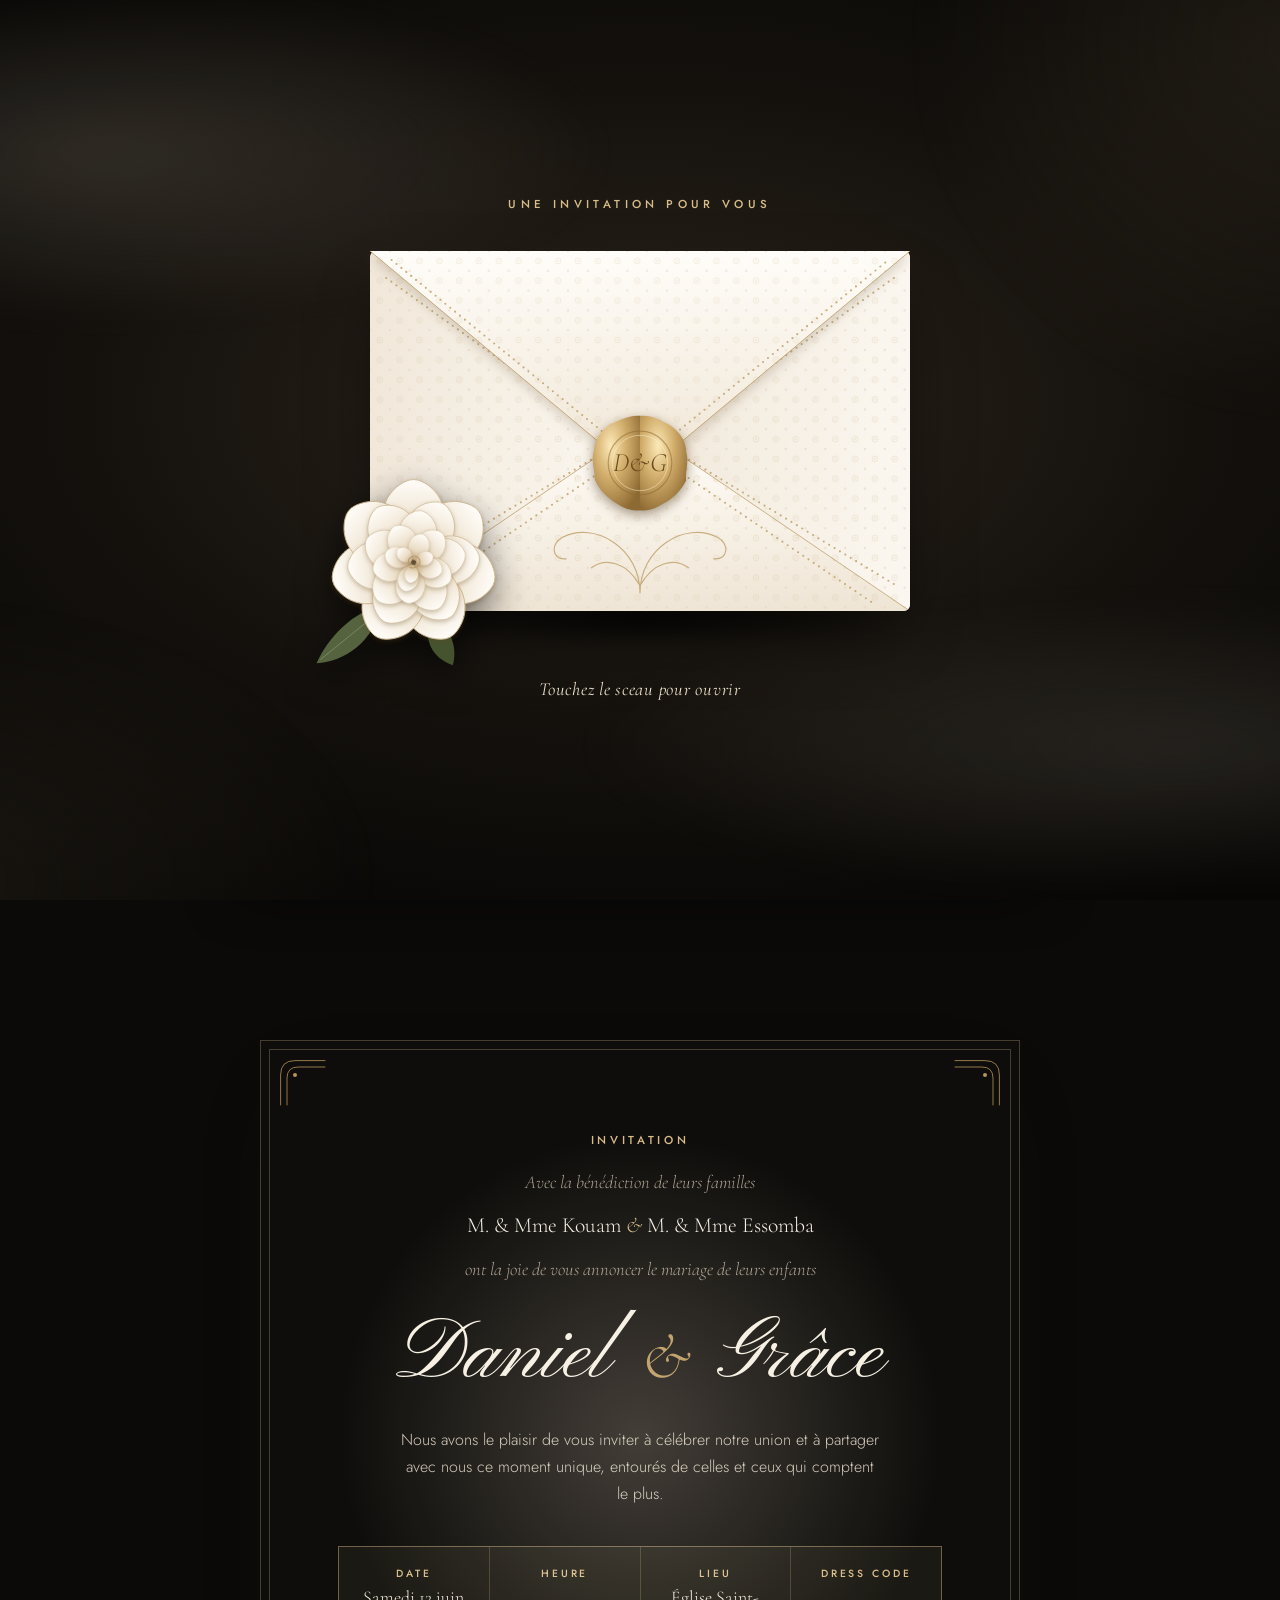
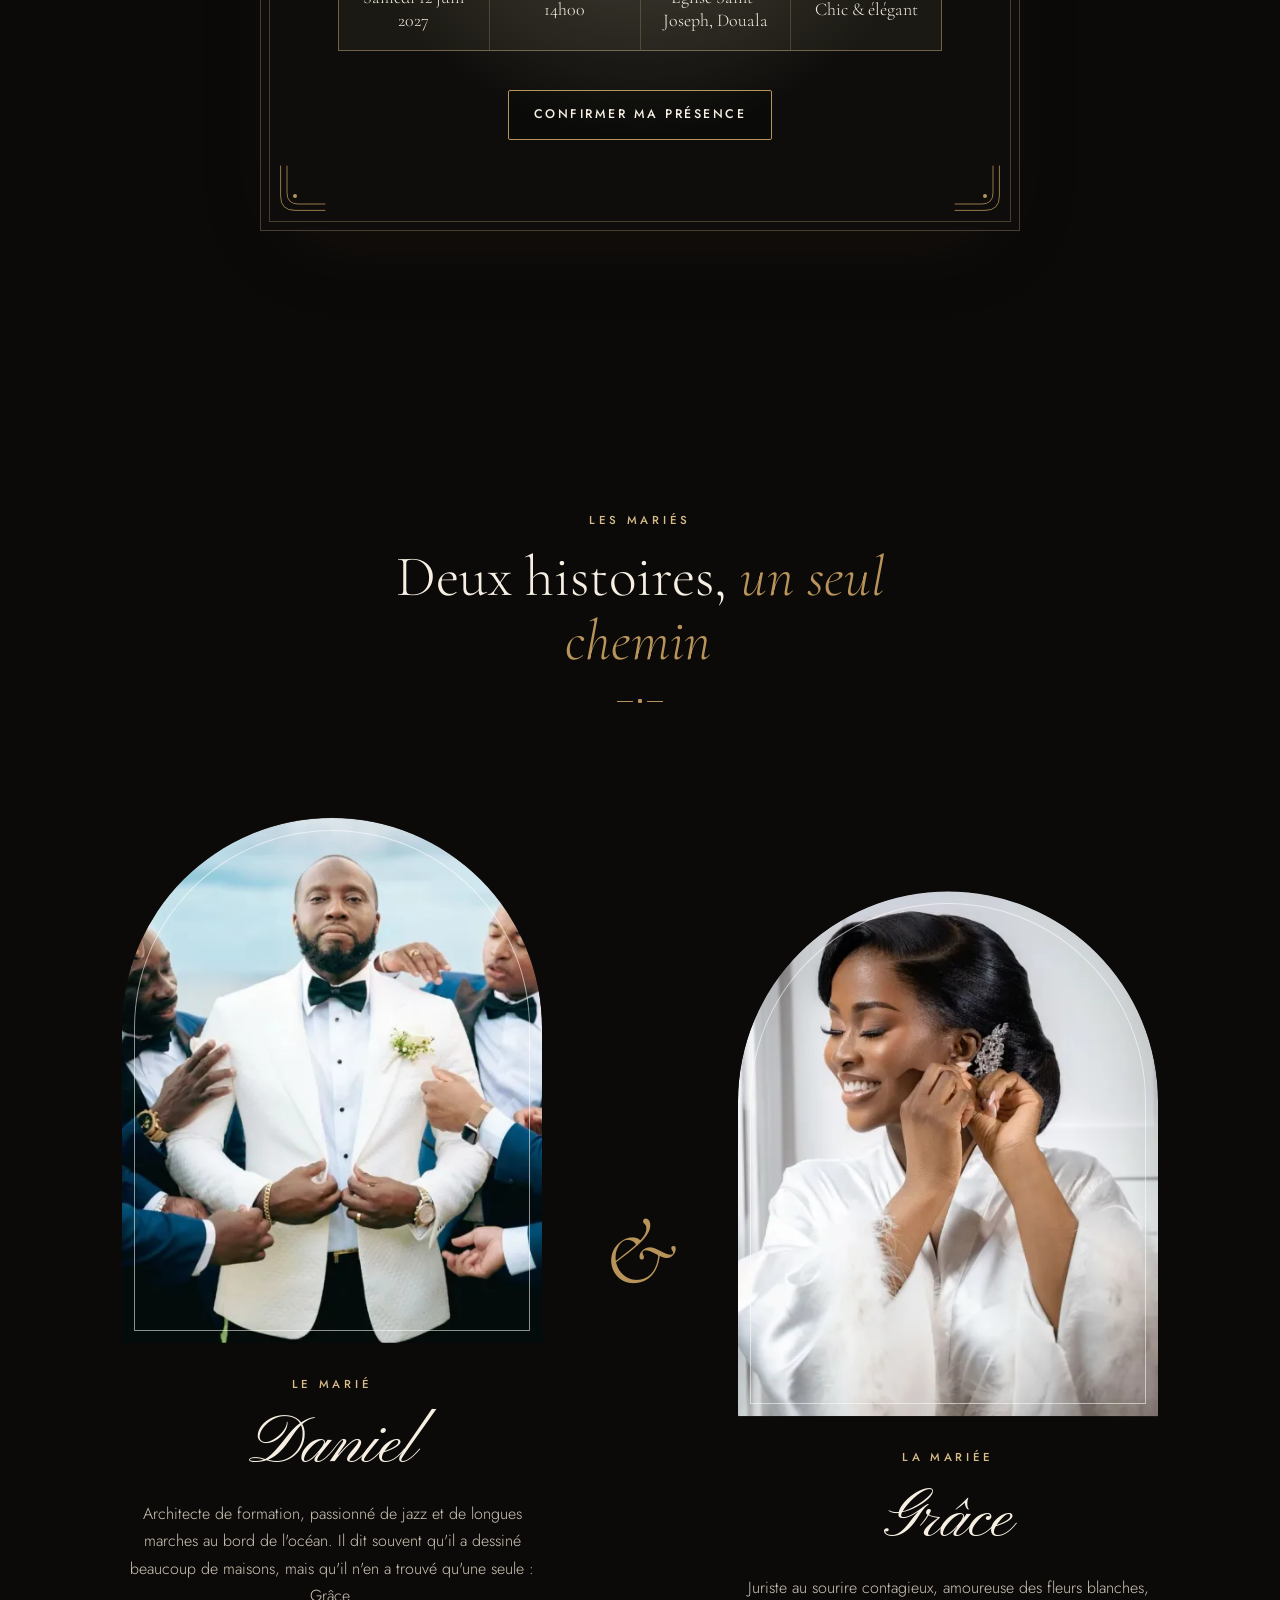
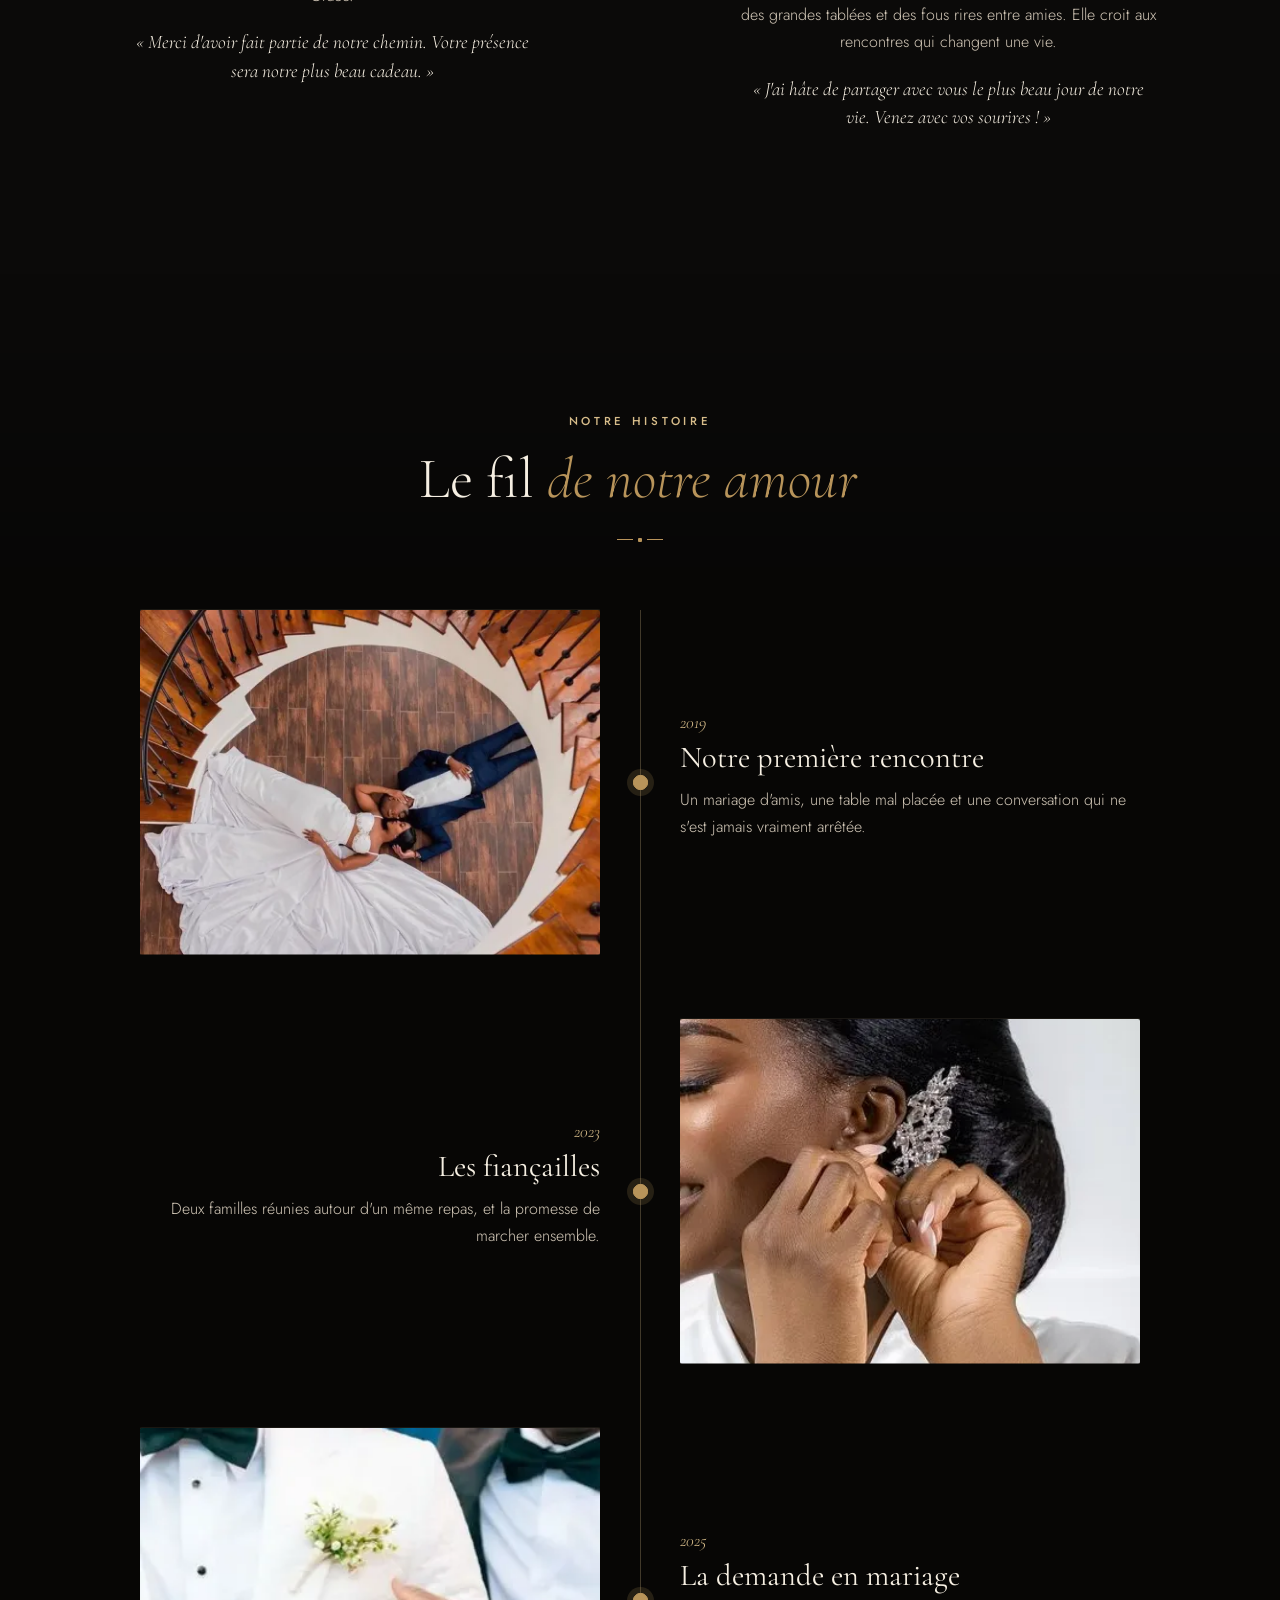
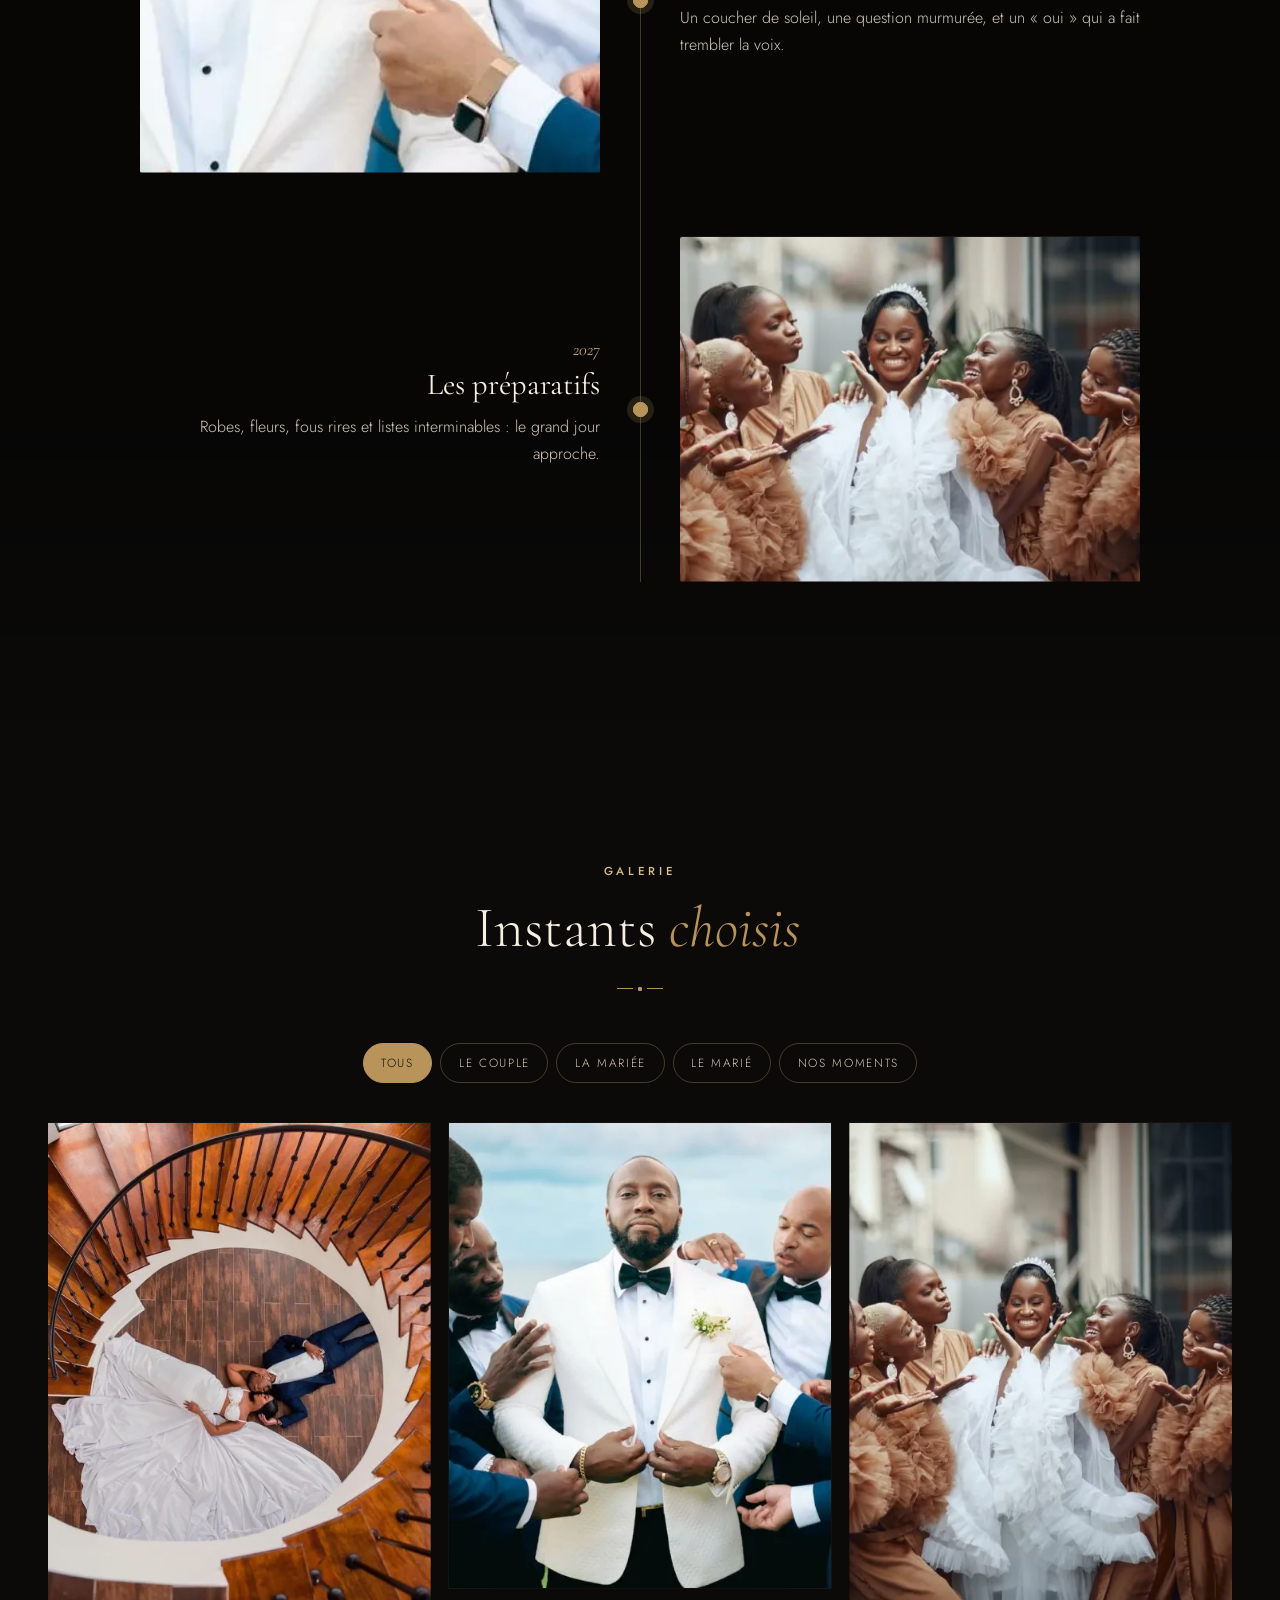
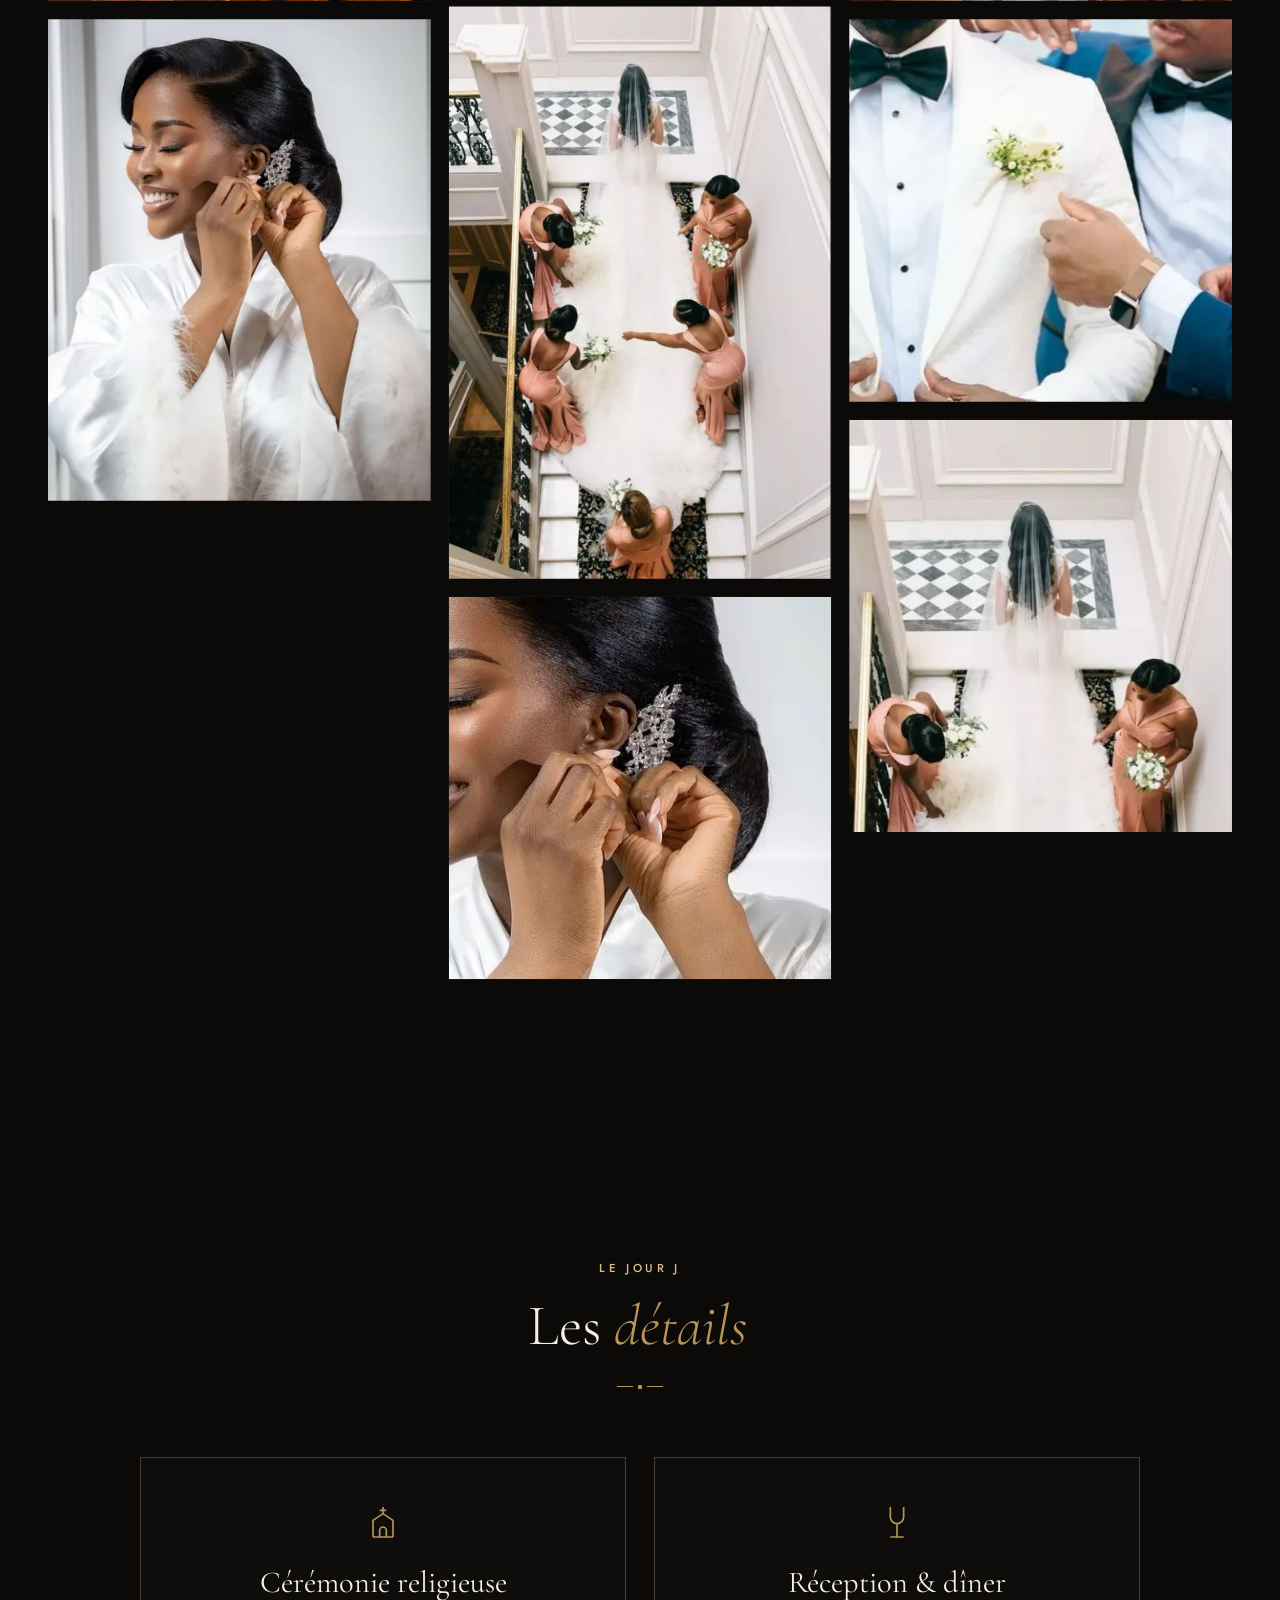
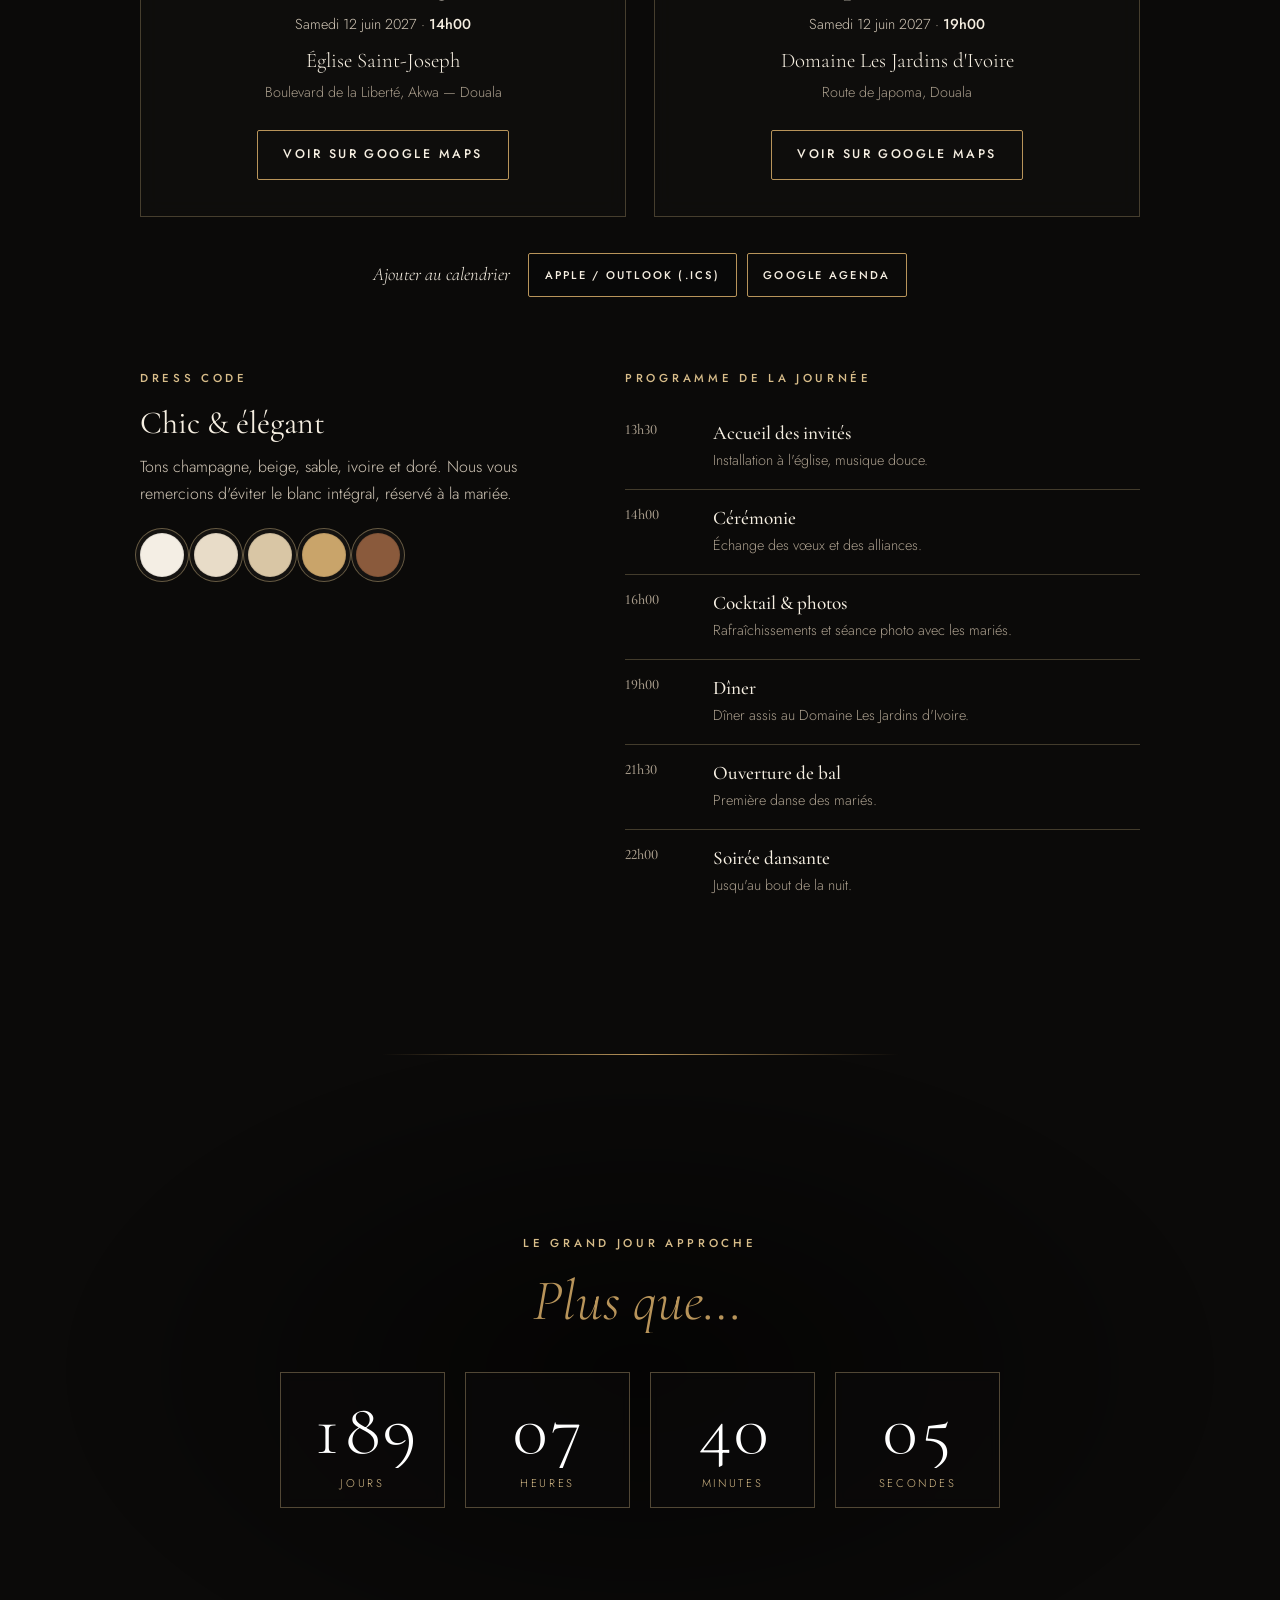
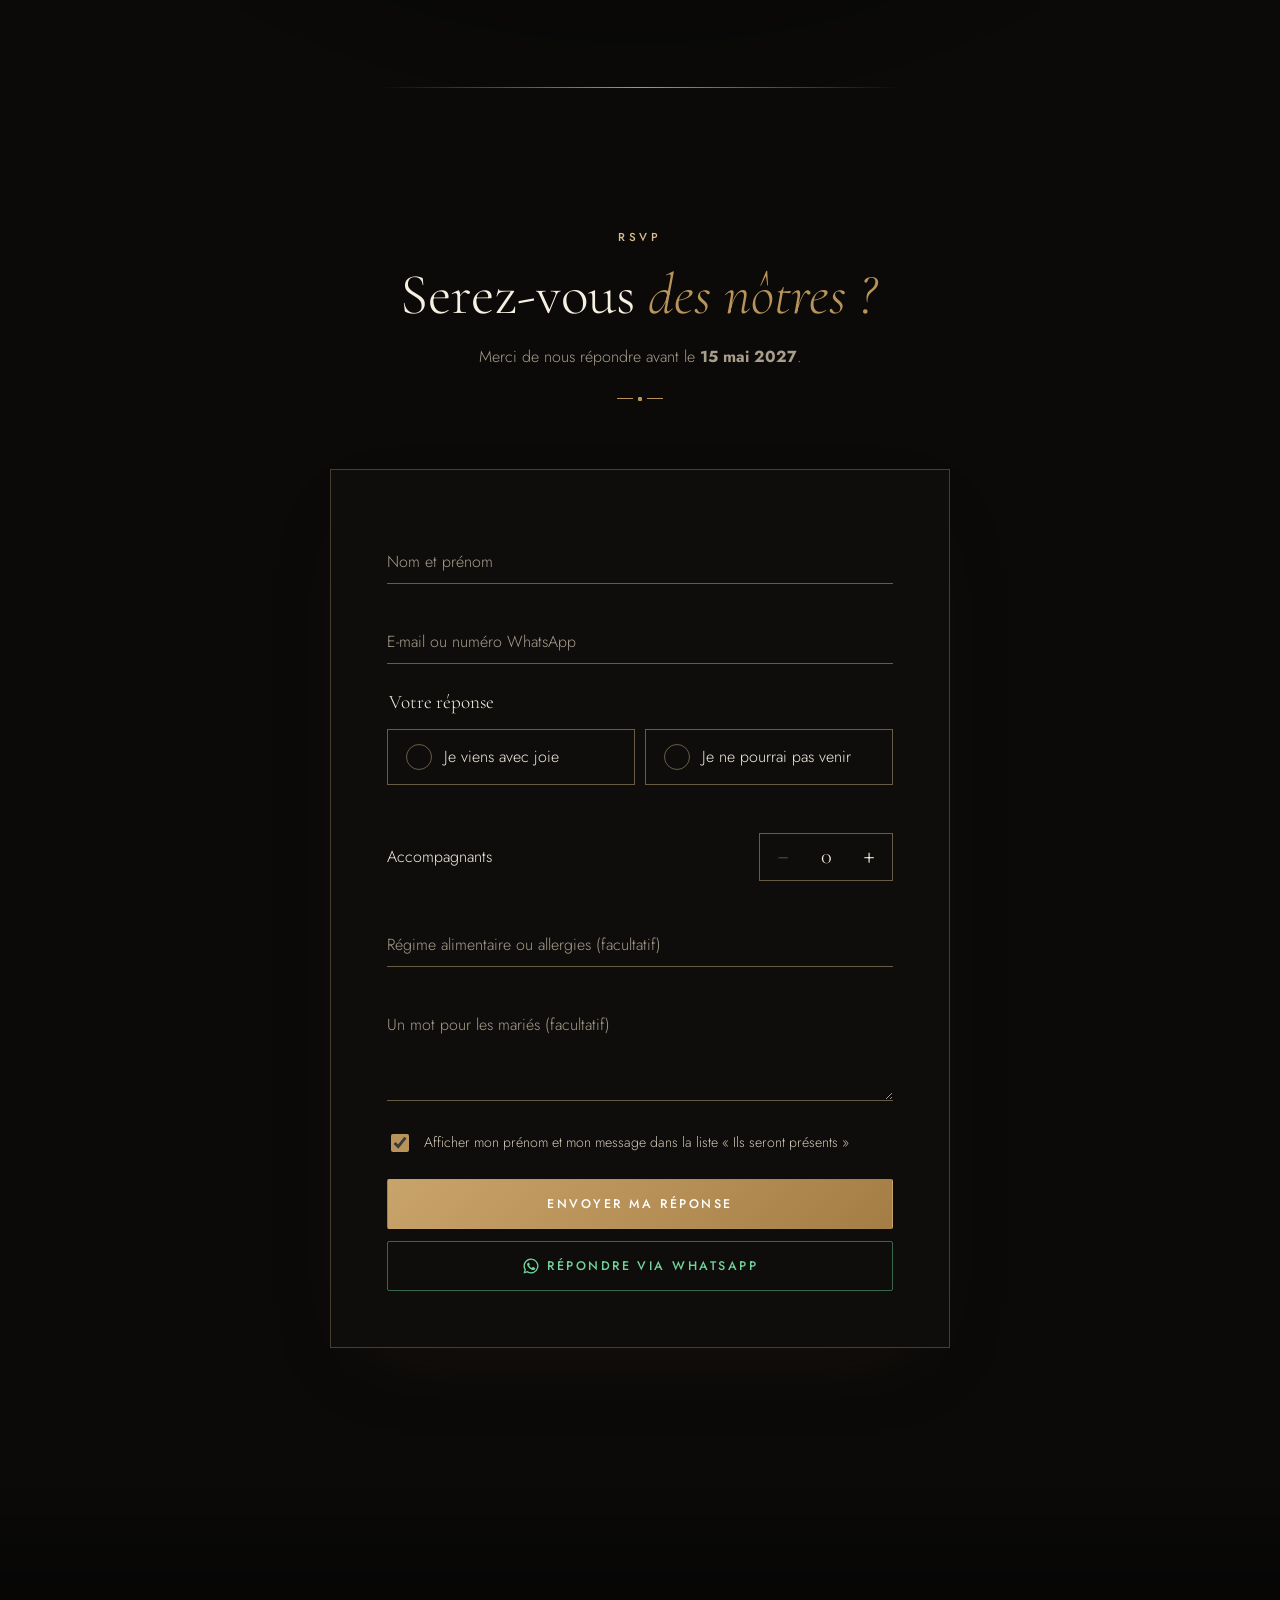
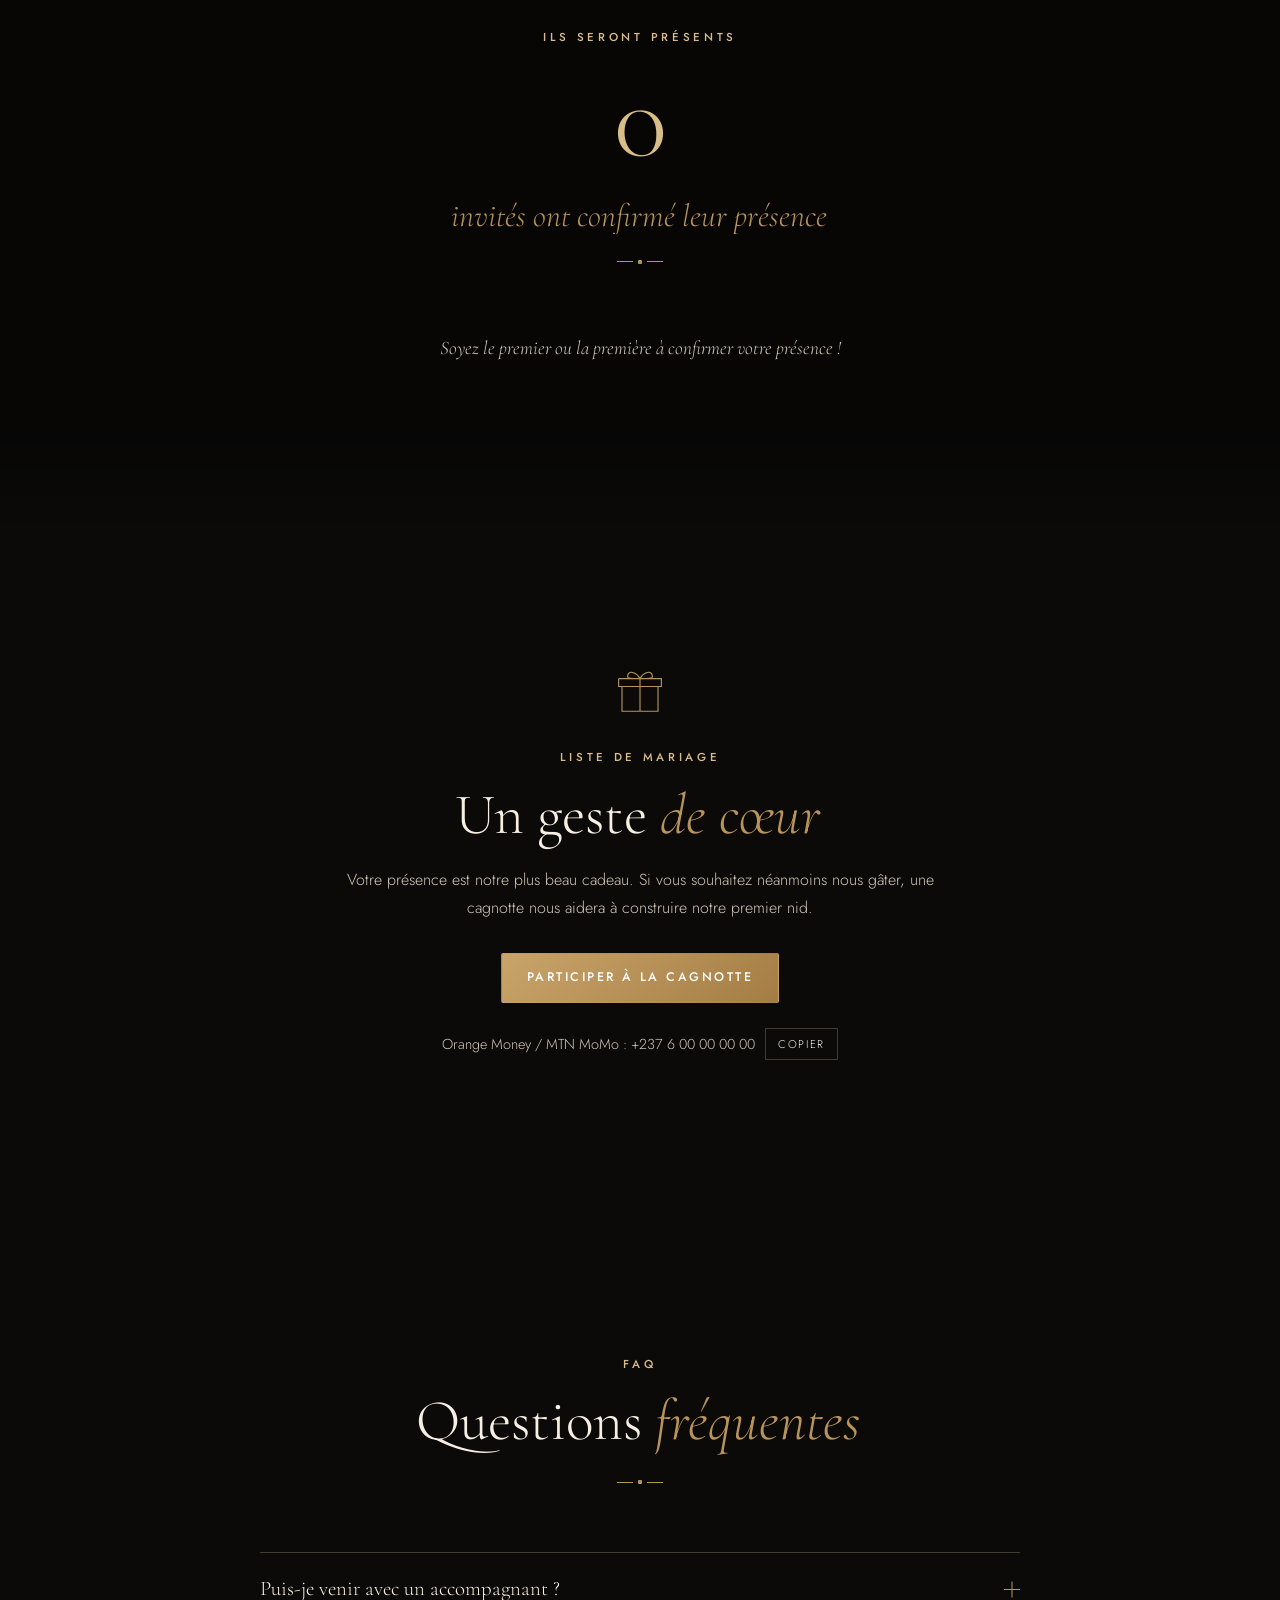
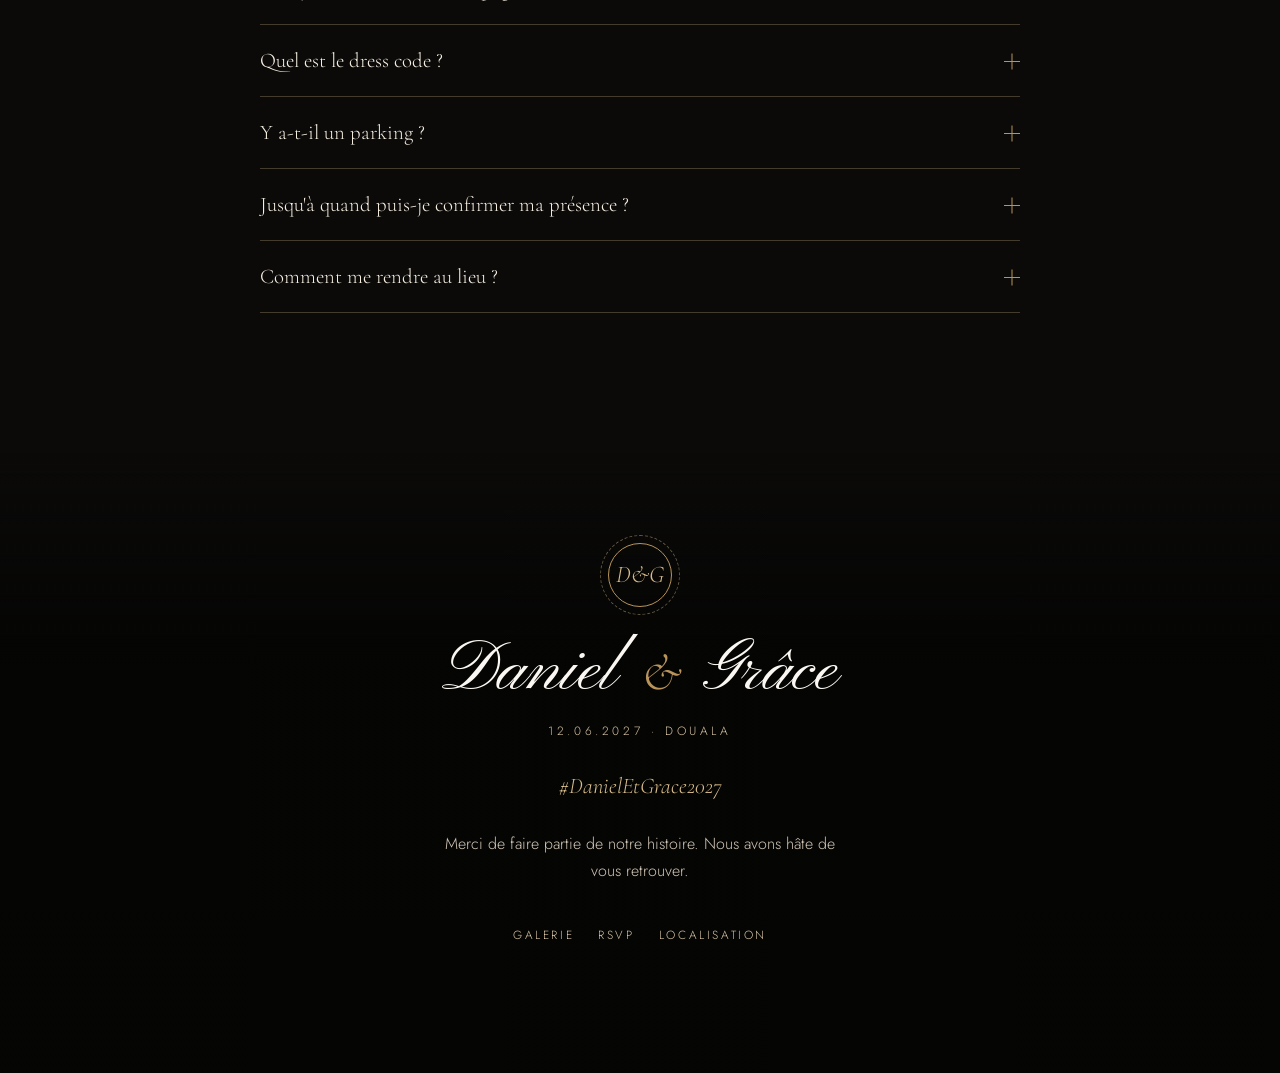
<file: index.html>
<!doctype html>
<html lang="fr">
<head>
<meta charset="utf-8">
<meta name="viewport" content="width=device-width, initial-scale=1, viewport-fit=cover">
<title>Daniel &amp; Grâce — Invitation au mariage · 12 juin 2027</title>
<meta name="description" content="Daniel &amp; Grâce se marient le samedi 12 juin 2027 à Douala. Découvrez notre invitation et confirmez votre présence.">
<meta name="theme-color" content="#0B0A09">

<meta property="og:type" content="website">
<meta property="og:locale" content="fr_FR">
<meta property="og:title" content="Daniel &amp; Grâce — Nous nous marions !">
<meta property="og:description" content="Samedi 12 juin 2027 · Douala. Ouvrez votre invitation et confirmez votre présence.">
<meta property="og:image" content="og-image.jpg">
<meta property="og:image:width" content="1200">
<meta property="og:image:height" content="630">
<meta name="twitter:card" content="summary_large_image">

<link rel="preconnect" href="https://fonts.googleapis.com">
<link rel="preconnect" href="https://fonts.gstatic.com" crossorigin>
<link href="https://fonts.googleapis.com/css2?family=Cormorant+Garamond:ital,wght@0,300;0,400;0,500;0,600;1,300;1,400;1,500&family=Jost:wght@300;400;500&family=Pinyon+Script&display=swap" rel="stylesheet">
<link rel="preload" as="image" type="image/webp" href="hero-720.webp">
<link rel="stylesheet" href="style.css?v=1792759885">
<script>document.documentElement.classList.add('js', 'env-lock');</script>
</head>
<body>
<a class="skip" href="#invitation">Aller au contenu</a>

<!-- Décor animé en fond de page -->
<div class="backdrop" aria-hidden="true">
  <div class="backdrop__move" id="backdrop-move"><div class="backdrop__img"></div></div>
  <div class="backdrop__glow"></div>
  <div class="backdrop__shade"></div>
</div>
<div class="dust" id="dust" aria-hidden="true"></div>

<!-- Ouverture : l'enveloppe animée -->
<div class="envelope-scene" id="envelope" role="dialog" aria-modal="true" aria-labelledby="env-title">
  <div class="envelope-scene__silk" aria-hidden="true"></div>
  <div class="envelope-scene__petals" id="env-petals" aria-hidden="true"></div>

  <p class="envelope-scene__eyebrow" id="env-title">Une invitation pour vous</p>

  <div class="env-wrap" id="env-wrap">
    <button class="env" id="env-open" type="button" aria-label="Ouvrir l'invitation de Daniel &amp; Grâce">
      <!-- Dos de l'enveloppe et doublure dorée -->
      <svg class="env__back" viewBox="0 0 600 400" aria-hidden="true" preserveAspectRatio="none">
        <defs>
          <linearGradient id="envLiner" x1="0" y1="0" x2="1" y2="1">
            <stop offset="0" stop-color="#8A6A36"/><stop offset=".45" stop-color="#D9B878"/><stop offset=".7" stop-color="#A9824A"/><stop offset="1" stop-color="#E7CC93"/>
          </linearGradient>
          <pattern id="envLinerLines" width="6" height="6" patternUnits="userSpaceOnUse" patternTransform="rotate(35)">
            <line x1="0" y1="0" x2="0" y2="6" stroke="rgba(60,40,10,.25)" stroke-width="1"/>
          </pattern>
        </defs>
        <rect width="600" height="400" rx="8" fill="#E8DECE"/>
        <rect x="16" y="16" width="568" height="368" rx="4" fill="url(#envLiner)"/>
        <rect x="16" y="16" width="568" height="368" rx="4" fill="url(#envLinerLines)"/>
        <rect x="28" y="28" width="544" height="344" rx="3" fill="none" stroke="#FBF3E2" stroke-width="2.5" stroke-dasharray="0 7" stroke-linecap="round" opacity=".8"/>
      </svg>

      <!-- La carte glissée dans l'enveloppe -->
      <div class="env__letter" aria-hidden="true">
        <span class="env__letter-mono">D&amp;G</span>
        <span class="env__letter-eyebrow">Nous nous marions</span>
        <span class="env__letter-names">Daniel <em>&amp;</em> Grâce</span>
        <span class="env__letter-date">12.06.2027</span>
      </div>

      <!-- Face avant : trois rabats en dentelle -->
      <svg class="env__front" viewBox="0 0 600 400" aria-hidden="true" preserveAspectRatio="none">
        <defs>
          <linearGradient id="envSide" x1="0" y1="0" x2="1" y2="0">
            <stop offset="0" stop-color="#F1E8DA"/><stop offset="1" stop-color="#FBF7F0"/>
          </linearGradient>
          <linearGradient id="envBottom" x1="0" y1="1" x2="0" y2="0">
            <stop offset="0" stop-color="#EFE5D5"/><stop offset="1" stop-color="#FFFCF7"/>
          </linearGradient>
          <pattern id="envLace" width="22" height="22" patternUnits="userSpaceOnUse">
            <circle cx="11" cy="11" r="3.2" fill="none" stroke="#D9C6A5" stroke-width=".7"/>
            <circle cx="11" cy="11" r=".9" fill="#D9C6A5"/>
            <circle cx="0" cy="0" r="1.4" fill="#E4D5BC"/><circle cx="22" cy="0" r="1.4" fill="#E4D5BC"/>
            <circle cx="0" cy="22" r="1.4" fill="#E4D5BC"/><circle cx="22" cy="22" r="1.4" fill="#E4D5BC"/>
          </pattern>
        </defs>
        <path class="env__flap-l" d="M0 4Q0 0 6 3L284 196Q300 208 284 220L6 397Q0 400 0 396Z" fill="url(#envSide)"/>
        <path class="env__flap-r" d="M600 4Q600 0 594 3L316 196Q300 208 316 220L594 397Q600 400 600 396Z" fill="url(#envSide)"/>
        <path d="M0 400L262 222Q300 196 338 222L600 400Z" fill="url(#envBottom)"/>
        <g opacity=".55">
          <path d="M0 4Q0 0 6 3L284 196Q300 208 284 220L6 397Q0 400 0 396Z" fill="url(#envLace)"/>
          <path d="M600 4Q600 0 594 3L316 196Q300 208 316 220L594 397Q600 400 600 396Z" fill="url(#envLace)"/>
          <path d="M0 400L262 222Q300 196 338 222L600 400Z" fill="url(#envLace)"/>
        </g>
        <g fill="none" stroke-linecap="round">
          <path d="M18 30L262 205M18 370L262 222" stroke="#C8AD7E" stroke-width="2.4" stroke-dasharray="0 7"/>
          <path d="M582 30L338 205M582 370L338 222" stroke="#C8AD7E" stroke-width="2.4" stroke-dasharray="0 7"/>
          <path d="M40 392L270 236Q300 216 330 236L560 392" stroke="#C8AD7E" stroke-width="2.4" stroke-dasharray="0 7"/>
          <path d="M0 400L262 222Q300 196 338 222L600 400" stroke="#B8945A" stroke-width="1.1" opacity=".7"/>
          <!-- plume / filigrane gravé -->
          <path class="env__filigree" d="M300 380C300 330 250 300 214 318M300 380C300 330 350 300 386 318M300 372C286 346 262 340 246 352M300 372C314 346 338 340 354 352M214 318c-14 7-12 26 4 24M386 318c14 7 12 26-4 24" stroke="#C9AE80" stroke-width="1.3" pathLength="1"/>
        </g>
      </svg>

      <!-- Rabat supérieur : il pivote en 3D à l'ouverture -->
      <div class="env__flap" aria-hidden="true">
        <svg class="env__flap-face env__flap-face--out" viewBox="0 0 600 250" preserveAspectRatio="none">
          <defs>
            <linearGradient id="envFlap" x1="0" y1="0" x2="0" y2="1">
              <stop offset="0" stop-color="#FFFDF9"/><stop offset="1" stop-color="#F0E6D6"/>
            </linearGradient>
          </defs>
          <path d="M0 0H600L322 232Q300 250 278 232Z" fill="url(#envFlap)"/>
          <path d="M0 0H600L322 232Q300 250 278 232Z" fill="url(#envLace)" opacity=".5"/>
          <path d="M24 10L282 220Q300 234 318 220L576 10" fill="none" stroke="#C8AD7E" stroke-width="2.4" stroke-dasharray="0 7" stroke-linecap="round"/>
          <path d="M0 0L278 232Q300 250 322 232L600 0" fill="none" stroke="#B8945A" stroke-width="1.1" opacity=".75"/>
        </svg>
        <svg class="env__flap-face env__flap-face--in" viewBox="0 0 600 250" preserveAspectRatio="none">
          <path d="M0 0H600L322 232Q300 250 278 232Z" fill="url(#envLiner)"/>
          <path d="M0 0H600L322 232Q300 250 278 232Z" fill="url(#envLinerLines)"/>
          <path d="M30 12L284 214Q300 226 316 214L570 12" fill="none" stroke="#FBF3E2" stroke-width="2.4" stroke-dasharray="0 7" stroke-linecap="round" opacity=".8"/>
        </svg>
      </div>

      <!-- Sceau de cire dorée -->
      <span class="env__seal" aria-hidden="true">
        <svg viewBox="0 0 100 100">
          <defs>
            <radialGradient id="envSeal" cx=".38" cy=".32" r=".75">
              <stop offset="0" stop-color="#FCE9B8"/><stop offset=".45" stop-color="#D2AE6C"/><stop offset="1" stop-color="#8E6A33"/>
            </radialGradient>
          </defs>
          <path class="env__seal-half env__seal-half--l" d="M50 4C38 3 30 9 21 12 12 18 6 27 5 38 2 48 6 57 6 66 10 76 18 84 28 90 35 95 43 97 50 96Z" fill="url(#envSeal)"/>
          <path class="env__seal-half env__seal-half--r" d="M50 4C62 3 70 8 79 13 88 19 95 28 95 39 98 49 94 58 95 67 90 77 82 85 72 90 65 95 57 97 50 96Z" fill="url(#envSeal)"/>
          <circle cx="50" cy="50" r="31" fill="none" stroke="#8E6A33" stroke-width="1.2" opacity=".55"/>
          <circle cx="50" cy="50" r="27" fill="none" stroke="#FFF1CC" stroke-width=".8" opacity=".6"/>
          <text x="50" y="58" text-anchor="middle" class="env__seal-text">D&amp;G</text>
        </svg>
      </span>
    </button>

    <!-- Rose posée sur l'enveloppe -->
    <svg class="env-rose" viewBox="-110 -110 220 220" aria-hidden="true">
      <defs>
        <linearGradient id="rosePetal" x1="0" y1="1" x2="0" y2="0">
          <stop offset="0" stop-color="#C9AE84"/><stop offset=".38" stop-color="#EADCC5"/><stop offset="1" stop-color="#FFFDF9"/>
        </linearGradient>
        <path id="rosePetalShape" d="M0 0C-24-8-30-42-6-54Q0-57 6-54C30-42 24-8 0 0Z" fill="url(#rosePetal)" stroke="#CDB58E" stroke-width=".6"/>
        <filter id="roseShadow" x="-30%" y="-30%" width="160%" height="160%"><feDropShadow dx="0" dy="2" stdDeviation="2.4" flood-color="#5A3E15" flood-opacity=".3"/></filter>
      </defs>
      <path class="env-rose__leaf" d="M-34 46C-64 52-92 80-104 108-74 106-44 86-34 46Z" fill="#56633F"/>
      <path d="M-36 52C-58 70-80 88-100 104" fill="none" stroke="#7D8A62" stroke-width="1"/>
      <path class="env-rose__leaf" d="M18 58C10 84 20 102 42 110 48 88 38 68 18 58Z" fill="#46532F"/>
      <g class="env-rose__bloom">
        <g filter="url(#roseShadow)">
          <use href="#rosePetalShape" transform="rotate(0.0) translate(0 -3) scale(1.55)"/>
          <use href="#rosePetalShape" transform="rotate(51.4) translate(0 -3) scale(1.55)"/>
          <use href="#rosePetalShape" transform="rotate(102.9) translate(0 -3) scale(1.55)"/>
          <use href="#rosePetalShape" transform="rotate(154.3) translate(0 -3) scale(1.55)"/>
          <use href="#rosePetalShape" transform="rotate(205.7) translate(0 -3) scale(1.55)"/>
          <use href="#rosePetalShape" transform="rotate(257.1) translate(0 -3) scale(1.55)"/>
          <use href="#rosePetalShape" transform="rotate(308.6) translate(0 -3) scale(1.55)"/>
        </g>
        <g filter="url(#roseShadow)">
          <use href="#rosePetalShape" transform="rotate(26.0) translate(0 -3) scale(1.22)"/>
          <use href="#rosePetalShape" transform="rotate(86.0) translate(0 -3) scale(1.22)"/>
          <use href="#rosePetalShape" transform="rotate(146.0) translate(0 -3) scale(1.22)"/>
          <use href="#rosePetalShape" transform="rotate(206.0) translate(0 -3) scale(1.22)"/>
          <use href="#rosePetalShape" transform="rotate(266.0) translate(0 -3) scale(1.22)"/>
          <use href="#rosePetalShape" transform="rotate(326.0) translate(0 -3) scale(1.22)"/>
        </g>
        <g filter="url(#roseShadow)">
          <use href="#rosePetalShape" transform="rotate(8.0) translate(0 -3) scale(.96)"/>
          <use href="#rosePetalShape" transform="rotate(80.0) translate(0 -3) scale(.96)"/>
          <use href="#rosePetalShape" transform="rotate(152.0) translate(0 -3) scale(.96)"/>
          <use href="#rosePetalShape" transform="rotate(224.0) translate(0 -3) scale(.96)"/>
          <use href="#rosePetalShape" transform="rotate(296.0) translate(0 -3) scale(.96)"/>
        </g>
        <g filter="url(#roseShadow)">
          <use href="#rosePetalShape" transform="rotate(44.0) translate(0 -3) scale(.74)"/>
          <use href="#rosePetalShape" transform="rotate(116.0) translate(0 -3) scale(.74)"/>
          <use href="#rosePetalShape" transform="rotate(188.0) translate(0 -3) scale(.74)"/>
          <use href="#rosePetalShape" transform="rotate(260.0) translate(0 -3) scale(.74)"/>
          <use href="#rosePetalShape" transform="rotate(332.0) translate(0 -3) scale(.74)"/>
        </g>
        <g filter="url(#roseShadow)">
          <use href="#rosePetalShape" transform="rotate(18.0) translate(0 -3) scale(.52)"/>
          <use href="#rosePetalShape" transform="rotate(108.0) translate(0 -3) scale(.52)"/>
          <use href="#rosePetalShape" transform="rotate(198.0) translate(0 -3) scale(.52)"/>
          <use href="#rosePetalShape" transform="rotate(288.0) translate(0 -3) scale(.52)"/>
        </g>
        <g filter="url(#roseShadow)">
          <use href="#rosePetalShape" transform="rotate(70.0) translate(0 -3) scale(.34)"/>
          <use href="#rosePetalShape" transform="rotate(190.0) translate(0 -3) scale(.34)"/>
          <use href="#rosePetalShape" transform="rotate(310.0) translate(0 -3) scale(.34)"/>
        </g>
        <path d="M-5 2C-8-6 2-10 6-4 9 2 2 8-4 5" fill="none" stroke="#B89C70" stroke-width="1.1" stroke-linecap="round"/>
      </g>
    </svg>
  </div>

  <p class="envelope-scene__hint" id="env-hint">Touchez le sceau pour ouvrir</p>
</div>

<!-- Monogramme : retour en haut + anneau de progression -->
<a href="#accueil" class="mono-badge" id="mono-badge" aria-label="Retour en haut de la page">
  <svg class="mono-badge__ring" viewBox="0 0 52 52" aria-hidden="true"><circle class="mono-badge__track" cx="26" cy="26" r="24"/><circle class="mono-badge__fill" cx="26" cy="26" r="24" pathLength="1"/></svg>
  <span class="mono-badge__text">D&amp;G</span>
</a>

<!-- Navigation : dock flottant en bas de l'écran -->
<nav class="dock" id="dock" aria-label="Navigation principale">
  <ul class="dock__list">
    <li><a href="#invitation"><svg viewBox="0 0 24 24" aria-hidden="true"><path d="M3.5 6.5h17v11h-17zM3.5 7l8.5 6.5L20.5 7"/></svg><span class="dock__label">Invitation</span></a></li>
    <li><a href="#maries"><svg viewBox="0 0 24 24" aria-hidden="true"><circle cx="9" cy="14.5" r="5"/><circle cx="15" cy="14.5" r="5"/><path d="M10 4.5h4l1.2 1.6L12 8.5 8.8 6.1z"/></svg><span class="dock__label">Les mariés</span></a></li>
    <li><a href="#histoire"><svg viewBox="0 0 24 24" aria-hidden="true"><path d="M12 19.5s-7-4.3-7-9.6A3.9 3.9 0 0 1 12 7.6a3.9 3.9 0 0 1 7 2.3c0 5.3-7 9.6-7 9.6z"/></svg><span class="dock__label">Histoire</span></a></li>
    <li><a href="#galerie"><svg viewBox="0 0 24 24" aria-hidden="true"><path d="M4 5.5h16v13H4zM4 15.5l4.5-4.5 4 4 3-3 4.5 4.5"/><circle cx="15.5" cy="9.5" r="1.4"/></svg><span class="dock__label">Galerie</span></a></li>
    <li><a href="#details"><svg viewBox="0 0 24 24" aria-hidden="true"><path d="M4 6.5h16v13H4zM4 10.5h16M8.5 4v4.5M15.5 4v4.5"/></svg><span class="dock__label">Le jour J</span></a></li>
    <li><a href="#faq"><svg viewBox="0 0 24 24" aria-hidden="true"><circle cx="12" cy="12" r="8.5"/><path d="M9.6 9.6a2.5 2.5 0 1 1 3.4 2.3c-.6.3-1 .8-1 1.5v.6M12 16.6v.1"/></svg><span class="dock__label">FAQ</span></a></li>
    <li><a href="#rsvp" class="dock__cta"><svg viewBox="0 0 24 24" aria-hidden="true"><path d="M5 12.5l4.5 4.5L19 7.5"/></svg><span class="dock__label">Confirmer</span></a></li>
  </ul>
  <span class="dock__indicator" id="dock-indicator" aria-hidden="true"></span>
</nav>

<main>
<!-- 1. HÉRO -->
<section class="hero" id="accueil" aria-labelledby="hero-title">
  <div class="hero__ambient" aria-hidden="true"></div>
  <!-- Côtés de l'accueil (grand écran) : portraits en arche, initiales, texte qui défile -->
    <div class="hero__side hero__side--left" aria-hidden="true">
    <span class="hero__giant">D</span>
    <div class="hero__marquee"><div class="hero__marquee-track">
      <span>Daniel &amp; Grâce · 12.06.2027 · Douala · Daniel &amp; Grâce · 12.06.2027 · Douala · </span><span>Daniel &amp; Grâce · 12.06.2027 · Douala · Daniel &amp; Grâce · 12.06.2027 · Douala · </span>    </div></div>
    <figure class="hero__portrait">
      <span class="hero__frame"></span>
      <div class="hero__arch"><picture><source type="image/webp" srcset="marie-480.webp 480w" sizes="240px"><img src="marie-480.webp" srcset="marie-480.webp 480w" sizes="240px" width="480" height="584" alt="" class="" loading="lazy" decoding="async"></picture></div>
      <figcaption><span class="hero__role">Le marié</span><span class="hero__pname">Daniel</span></figcaption>
    </figure>
  </div>
    <div class="hero__side hero__side--right" aria-hidden="true">
    <span class="hero__giant">G</span>
    <div class="hero__marquee"><div class="hero__marquee-track">
      <span>Daniel &amp; Grâce · 12.06.2027 · Douala · Daniel &amp; Grâce · 12.06.2027 · Douala · </span><span>Daniel &amp; Grâce · 12.06.2027 · Douala · Daniel &amp; Grâce · 12.06.2027 · Douala · </span>    </div></div>
    <figure class="hero__portrait">
      <span class="hero__frame"></span>
      <div class="hero__arch"><picture><source type="image/webp" srcset="mariee-480.webp 480w" sizes="240px"><img src="mariee-480.webp" srcset="mariee-480.webp 480w" sizes="240px" width="480" height="604" alt="" class="" loading="lazy" decoding="async"></picture></div>
      <figcaption><span class="hero__role">La mariée</span><span class="hero__pname">Grâce</span></figcaption>
    </figure>
  </div>
    <div class="hero__card">
  <div class="hero__media" data-parallax="0.12">
    <picture>
      <source type="image/webp" srcset="hero-720.webp">
      <img src="hero-720.webp" alt="" width="564" height="891" fetchpriority="high">
    </picture>
  </div>
  <div class="hero__veil"></div>

  <div class="hero__inner">
    <div class="hero__text">
      <p class="eyebrow hero__eyebrow">Nous nous marions</p>
      <h1 class="hero__names" id="hero-title" aria-label="Daniel &amp; Grâce">
        <span class="hero__name" aria-hidden="true"><span class="ltr" style="--i:0">D</span><span class="ltr" style="--i:1">a</span><span class="ltr" style="--i:2">n</span><span class="ltr" style="--i:3">i</span><span class="ltr" style="--i:4">e</span><span class="ltr" style="--i:5">l</span></span>
        <span class="hero__amp" aria-hidden="true">&amp;</span>
        <span class="hero__name" aria-hidden="true"><span class="ltr" style="--i:8">G</span><span class="ltr" style="--i:9">r</span><span class="ltr" style="--i:10">â</span><span class="ltr" style="--i:11">c</span><span class="ltr" style="--i:12">e</span></span>
      </h1>
      <div class="hero__rule" aria-hidden="true"></div>
      <p class="hero__date">Samedi 12 juin 2027</p>
      <p class="hero__place">14h00 · Douala<span>Église Saint-Joseph</span></p>
      <div class="hero__actions">
        <a href="#invitation" class="btn btn--gold">Ouvrir l'invitation</a>
        <a href="#rsvp" class="btn btn--ghost-light">Confirmer ma présence</a>
      </div>
    </div>
  </div>
  </div>

  <a href="#invitation" class="hero__scroll" aria-label="Faire défiler vers l'invitation"><span></span></a>
</section>

<!-- 2. INVITATION -->
<section class="section section--ivory" id="invitation" aria-labelledby="inv-title">
  <div class="card-frame reveal stagger">
    <svg class="corner corner--tl" viewBox="0 0 60 60" aria-hidden="true"><path pathLength="1" d="M2 58V20Q2 2 20 2h38M10 58V24Q10 10 24 10h34"/><circle cx="20" cy="20" r="2.5"/></svg>
    <svg class="corner corner--tr" viewBox="0 0 60 60" aria-hidden="true"><path pathLength="1" d="M2 58V20Q2 2 20 2h38M10 58V24Q10 10 24 10h34"/><circle cx="20" cy="20" r="2.5"/></svg>
    <svg class="corner corner--bl" viewBox="0 0 60 60" aria-hidden="true"><path pathLength="1" d="M2 58V20Q2 2 20 2h38M10 58V24Q10 10 24 10h34"/><circle cx="20" cy="20" r="2.5"/></svg>
    <svg class="corner corner--br" viewBox="0 0 60 60" aria-hidden="true"><path pathLength="1" d="M2 58V20Q2 2 20 2h38M10 58V24Q10 10 24 10h34"/><circle cx="20" cy="20" r="2.5"/></svg>

    <p class="eyebrow">Invitation</p>
    <p class="inv__lead">Avec la bénédiction de leurs familles</p>
    <p class="inv__families">M. &amp; Mme Kouam <span>&amp;</span> M. &amp; Mme Essomba</p>
    <p class="inv__lead">ont la joie de vous annoncer le mariage de leurs enfants</p>
    <h2 class="inv__names script" id="inv-title">Daniel <span class="amp">&amp;</span> Grâce</h2>
    <p class="inv__text">Nous avons le plaisir de vous inviter à célébrer notre union et à partager avec nous ce moment unique, entourés de celles et ceux qui comptent le plus.</p>

    <div class="inv__meta">
      <div><span class="inv__label">Date</span><span class="inv__value">Samedi 12 juin 2027</span></div>
      <div><span class="inv__label">Heure</span><span class="inv__value">14h00</span></div>
      <div><span class="inv__label">Lieu</span><span class="inv__value">Église Saint-Joseph, Douala</span></div>
      <div><span class="inv__label">Dress code</span><span class="inv__value">Chic &amp; élégant</span></div>
    </div>
    <a href="#rsvp" class="btn btn--dark">Confirmer ma présence</a>
  </div>
</section>

<!-- 3. LES MARIÉS -->
<section class="section" id="maries" aria-labelledby="maries-title">
  <header class="section__head reveal">
    <p class="eyebrow">Les mariés</p>
    <h2 class="section__title" id="maries-title">Deux histoires, <em>un seul chemin</em></h2>
  </header>
  <div class="couple">
        <article class="person reveal" style="--d:0ms">
      <div class="person__photo">
        <picture><source type="image/webp" srcset="marie-480.webp 480w, marie-960.webp 736w" sizes="(min-width: 900px) 420px, 90vw"><img src="marie-960.webp" srcset="marie-480.webp 480w, marie-960.webp 736w" sizes="(min-width: 900px) 420px, 90vw" width="736" height="896" alt="Portrait de Daniel, le marié" class="" loading="lazy" decoding="async"></picture>      </div>
      <p class="eyebrow">Le marié</p>
      <h3 class="person__name script">Daniel</h3>
      <p class="person__bio">Architecte de formation, passionné de jazz et de longues marches au bord de l&#039;océan. Il dit souvent qu&#039;il a dessiné beaucoup de maisons, mais qu&#039;il n&#039;en a trouvé qu&#039;une seule : Grâce.</p>
      <blockquote class="person__quote">« Merci d&#039;avoir fait partie de notre chemin. Votre présence sera notre plus beau cadeau. »</blockquote>
    </article>
    <div class="couple__amp script" aria-hidden="true">&amp;</div>        <article class="person reveal" style="--d:150ms">
      <div class="person__photo">
        <picture><source type="image/webp" srcset="mariee-480.webp 480w, mariee-960.webp 736w" sizes="(min-width: 900px) 420px, 90vw"><img src="mariee-960.webp" srcset="mariee-480.webp 480w, mariee-960.webp 736w" sizes="(min-width: 900px) 420px, 90vw" width="736" height="926" alt="Portrait de Grâce, la mariée" class="" loading="lazy" decoding="async"></picture>      </div>
      <p class="eyebrow">La mariée</p>
      <h3 class="person__name script">Grâce</h3>
      <p class="person__bio">Juriste au sourire contagieux, amoureuse des fleurs blanches, des grandes tablées et des fous rires entre amies. Elle croit aux rencontres qui changent une vie.</p>
      <blockquote class="person__quote">« J&#039;ai hâte de partager avec vous le plus beau jour de notre vie. Venez avec vos sourires ! »</blockquote>
    </article>
          </div>
</section>

<!-- 4. NOTRE HISTOIRE -->
<section class="section section--cream" id="histoire" aria-labelledby="story-title">
  <header class="section__head reveal">
    <p class="eyebrow">Notre histoire</p>
    <h2 class="section__title" id="story-title">Le fil <em>de notre amour</em></h2>
  </header>
  <div class="timeline" id="timeline">
    <div class="timeline__track" aria-hidden="true"><div class="timeline__fill"></div></div>
    <ol class="timeline__list">
        <li class="step reveal ">
      <span class="step__dot" aria-hidden="true"></span>
      <div class="step__media"><picture><source type="image/webp" srcset="couple-escalier-480.webp 480w" sizes="(min-width: 900px) 360px, 80vw"><img src="couple-escalier-480.webp" srcset="couple-escalier-480.webp 480w" sizes="(min-width: 900px) 360px, 80vw" width="480" height="600" alt="Notre première rencontre" class="" loading="lazy" decoding="async"></picture></div>
      <div class="step__body">
        <span class="step__year">2019</span>
        <h3 class="step__title">Notre première rencontre</h3>
        <p>Un mariage d&#039;amis, une table mal placée et une conversation qui ne s&#039;est jamais vraiment arrêtée.</p>
      </div>
    </li>
        <li class="step reveal step--right">
      <span class="step__dot" aria-hidden="true"></span>
      <div class="step__media"><picture><source type="image/webp" srcset="detail-bijou-480.webp 400w" sizes="(min-width: 900px) 360px, 80vw"><img src="detail-bijou-480.webp" srcset="detail-bijou-480.webp 400w" sizes="(min-width: 900px) 360px, 80vw" width="400" height="400" alt="Les fiançailles" class="" loading="lazy" decoding="async"></picture></div>
      <div class="step__body">
        <span class="step__year">2023</span>
        <h3 class="step__title">Les fiançailles</h3>
        <p>Deux familles réunies autour d&#039;un même repas, et la promesse de marcher ensemble.</p>
      </div>
    </li>
        <li class="step reveal ">
      <span class="step__dot" aria-hidden="true"></span>
      <div class="step__media"><picture><source type="image/webp" srcset="detail-boutonniere-480.webp 380w" sizes="(min-width: 900px) 360px, 80vw"><img src="detail-boutonniere-480.webp" srcset="detail-boutonniere-480.webp 380w" sizes="(min-width: 900px) 360px, 80vw" width="380" height="380" alt="La demande en mariage" class="" loading="lazy" decoding="async"></picture></div>
      <div class="step__body">
        <span class="step__year">2025</span>
        <h3 class="step__title">La demande en mariage</h3>
        <p>Un coucher de soleil, une question murmurée, et un « oui » qui a fait trembler la voix.</p>
      </div>
    </li>
        <li class="step reveal step--right">
      <span class="step__dot" aria-hidden="true"></span>
      <div class="step__media"><picture><source type="image/webp" srcset="mariee-amies-480.webp 480w" sizes="(min-width: 900px) 360px, 80vw"><img src="mariee-amies-480.webp" srcset="mariee-amies-480.webp 480w" sizes="(min-width: 900px) 360px, 80vw" width="480" height="600" alt="Les préparatifs" class="" loading="lazy" decoding="async"></picture></div>
      <div class="step__body">
        <span class="step__year">2027</span>
        <h3 class="step__title">Les préparatifs</h3>
        <p>Robes, fleurs, fous rires et listes interminables : le grand jour approche.</p>
      </div>
    </li>
        </ol>
  </div>
</section>

<!-- 5. GALERIE -->
<section class="section" id="galerie" aria-labelledby="gal-title">
  <header class="section__head reveal">
    <p class="eyebrow">Galerie</p>
    <h2 class="section__title" id="gal-title">Instants <em>choisis</em></h2>
  </header>
  <div class="filters reveal" role="group" aria-label="Filtrer la galerie">
          <button class="chip is-active" data-filter="all" aria-pressed="true">Tous</button>
          <button class="chip" data-filter="couple" aria-pressed="false">Le couple</button>
          <button class="chip" data-filter="mariee" aria-pressed="false">La mariée</button>
          <button class="chip" data-filter="marie" aria-pressed="false">Le marié</button>
          <button class="chip" data-filter="moments" aria-pressed="false">Nos moments</button>
      </div>
  <div class="masonry" id="gallery">
        <figure class="masonry__item reveal" data-cat="couple" style="--d:0ms">
      <button class="masonry__btn" data-index="0" data-full="couple-escalier-960.webp" aria-label="Agrandir : Daniel &amp; Grâce allongés au pied d&#039;un escalier en spirale">
        <picture><source type="image/webp" srcset="couple-escalier-480.webp 480w, couple-escalier-960.webp 736w" sizes="(min-width: 900px) 33vw, 50vw"><img src="couple-escalier-960.webp" srcset="couple-escalier-480.webp 480w, couple-escalier-960.webp 736w" sizes="(min-width: 900px) 33vw, 50vw" width="736" height="920" alt="Daniel &amp; Grâce allongés au pied d&#039;un escalier en spirale" class="" loading="lazy" decoding="async"></picture>      </button>
    </figure>
        <figure class="masonry__item reveal" data-cat="mariee" style="--d:90ms">
      <button class="masonry__btn" data-index="1" data-full="mariee-960.webp" aria-label="Agrandir : Grâce ajuste sa boucle d&#039;oreille, sourire aux lèvres">
        <picture><source type="image/webp" srcset="mariee-480.webp 480w, mariee-960.webp 736w" sizes="(min-width: 900px) 33vw, 50vw"><img src="mariee-960.webp" srcset="mariee-480.webp 480w, mariee-960.webp 736w" sizes="(min-width: 900px) 33vw, 50vw" width="736" height="926" alt="Grâce ajuste sa boucle d&#039;oreille, sourire aux lèvres" class="" loading="lazy" decoding="async"></picture>      </button>
    </figure>
        <figure class="masonry__item reveal" data-cat="marie" style="--d:180ms">
      <button class="masonry__btn" data-index="2" data-full="marie-960.webp" aria-label="Agrandir : Daniel en smoking blanc entouré de ses témoins">
        <picture><source type="image/webp" srcset="marie-480.webp 480w, marie-960.webp 736w" sizes="(min-width: 900px) 33vw, 50vw"><img src="marie-960.webp" srcset="marie-480.webp 480w, marie-960.webp 736w" sizes="(min-width: 900px) 33vw, 50vw" width="736" height="896" alt="Daniel en smoking blanc entouré de ses témoins" class="" loading="lazy" decoding="async"></picture>      </button>
    </figure>
        <figure class="masonry__item reveal" data-cat="moments" style="--d:0ms">
      <button class="masonry__btn" data-index="3" data-full="mariee-cortege-960.webp" aria-label="Agrandir : La mariée descend l&#039;escalier, accompagnée de ses demoiselles d&#039;honneur">
        <picture><source type="image/webp" srcset="mariee-cortege-480.webp 480w, mariee-cortege-960.webp 736w" sizes="(min-width: 900px) 33vw, 50vw"><img src="mariee-cortege-960.webp" srcset="mariee-cortege-480.webp 480w, mariee-cortege-960.webp 736w" sizes="(min-width: 900px) 33vw, 50vw" width="736" height="1101" alt="La mariée descend l&#039;escalier, accompagnée de ses demoiselles d&#039;honneur" class="" loading="lazy" decoding="async"></picture>      </button>
    </figure>
        <figure class="masonry__item reveal" data-cat="mariee" style="--d:90ms">
      <button class="masonry__btn" data-index="4" data-full="detail-bijou-480.webp" aria-label="Agrandir : Détail du bijou de cheveux de la mariée">
        <picture><source type="image/webp" srcset="detail-bijou-480.webp 400w" sizes="(min-width: 900px) 33vw, 50vw"><img src="detail-bijou-480.webp" srcset="detail-bijou-480.webp 400w" sizes="(min-width: 900px) 33vw, 50vw" width="400" height="400" alt="Détail du bijou de cheveux de la mariée" class="" loading="lazy" decoding="async"></picture>      </button>
    </figure>
        <figure class="masonry__item reveal" data-cat="moments" style="--d:180ms">
      <button class="masonry__btn" data-index="5" data-full="mariee-amies-960.webp" aria-label="Agrandir : Grâce et ses amies, fous rires avant la cérémonie">
        <picture><source type="image/webp" srcset="mariee-amies-480.webp 480w, mariee-amies-960.webp 735w" sizes="(min-width: 900px) 33vw, 50vw"><img src="mariee-amies-960.webp" srcset="mariee-amies-480.webp 480w, mariee-amies-960.webp 735w" sizes="(min-width: 900px) 33vw, 50vw" width="735" height="919" alt="Grâce et ses amies, fous rires avant la cérémonie" class="" loading="lazy" decoding="async"></picture>      </button>
    </figure>
        <figure class="masonry__item reveal" data-cat="marie" style="--d:0ms">
      <button class="masonry__btn" data-index="6" data-full="detail-boutonniere-480.webp" aria-label="Agrandir : Détail de la boutonnière du marié">
        <picture><source type="image/webp" srcset="detail-boutonniere-480.webp 380w" sizes="(min-width: 900px) 33vw, 50vw"><img src="detail-boutonniere-480.webp" srcset="detail-boutonniere-480.webp 380w" sizes="(min-width: 900px) 33vw, 50vw" width="380" height="380" alt="Détail de la boutonnière du marié" class="" loading="lazy" decoding="async"></picture>      </button>
    </figure>
        <figure class="masonry__item reveal" data-cat="moments" style="--d:90ms">
      <button class="masonry__btn" data-index="7" data-full="detail-voile-480.webp" aria-label="Agrandir : Le voile de la mariée vu du dessus">
        <picture><source type="image/webp" srcset="detail-voile-480.webp 480w" sizes="(min-width: 900px) 33vw, 50vw"><img src="detail-voile-480.webp" srcset="detail-voile-480.webp 480w" sizes="(min-width: 900px) 33vw, 50vw" width="480" height="517" alt="Le voile de la mariée vu du dessus" class="" loading="lazy" decoding="async"></picture>      </button>
    </figure>
      </div>
</section>

<!-- 6. DÉTAILS -->
<section class="section section--ivory" id="details" aria-labelledby="det-title">
  <header class="section__head reveal">
    <p class="eyebrow">Le jour J</p>
    <h2 class="section__title" id="det-title">Les <em>détails</em></h2>
  </header>

  <div class="events">
        <article class="event reveal" style="--d:0ms">
      <svg class="event__icon" viewBox="0 0 24 24" aria-hidden="true"><path pathLength="1" d="M12 3v4M10 5h4M6 21V11l6-4 6 4v10M6 21h12M10 21v-4a2 2 0 0 1 4 0v4"/></svg>
      <h3 class="event__title">Cérémonie religieuse</h3>
      <p class="event__date">Samedi 12 juin 2027 · <strong>14h00</strong></p>
      <p class="event__place">Église Saint-Joseph</p>
      <p class="event__addr">Boulevard de la Liberté, Akwa — Douala</p>
      <a class="btn btn--line" href="https://www.google.com/maps/search/?api=1&amp;query=%C3%89glise%20Saint-Joseph%20Akwa%20Douala" target="_blank" rel="noopener">Voir sur Google Maps</a>
    </article>
        <article class="event reveal" style="--d:120ms">
      <svg class="event__icon" viewBox="0 0 24 24" aria-hidden="true"><path pathLength="1" d="M8 3v6a4 4 0 0 0 8 0V3M12 13v8M8 21h8M16 3v6"/></svg>
      <h3 class="event__title">Réception &amp; dîner</h3>
      <p class="event__date">Samedi 12 juin 2027 · <strong>19h00</strong></p>
      <p class="event__place">Domaine Les Jardins d&#039;Ivoire</p>
      <p class="event__addr">Route de Japoma, Douala</p>
      <a class="btn btn--line" href="https://www.google.com/maps/search/?api=1&amp;query=Japoma%20Douala" target="_blank" rel="noopener">Voir sur Google Maps</a>
    </article>
      </div>

  <div class="cal reveal">
    <span class="cal__label">Ajouter au calendrier</span>
    <a class="btn btn--dark btn--sm" href="mariage.ics" download>Apple / Outlook (.ics)</a>
    <a class="btn btn--line btn--sm" href="https://calendar.google.com/calendar/render?action=TEMPLATE&amp;text=Mariage+de+Daniel+%26+Gr%C3%A2ce&amp;dates=20270612T130000Z%2F20270613T010000Z&amp;location=%C3%89glise+Saint-Joseph%2C+Boulevard+de+la+Libert%C3%A9%2C+Akwa+%E2%80%94+Douala&amp;details=C%C3%A9r%C3%A9monie+14h00+%E2%80%94+%C3%89glise+Saint-Joseph%0AR%C3%A9ception+19h00+%E2%80%94+Domaine+Les+Jardins+d%27Ivoire" target="_blank" rel="noopener">Google Agenda</a>
  </div>

  <div class="details-grid">
    <div class="dress reveal">
      <p class="eyebrow">Dress code</p>
      <h3 class="dress__title">Chic &amp; élégant</h3>
      <p>Tons champagne, beige, sable, ivoire et doré. Nous vous remercions d&#039;éviter le blanc intégral, réservé à la mariée.</p>
      <ul class="swatches" aria-label="Palette de couleurs suggérée">
        <li style="--c:#F4EEE4;--d:0ms" title="#F4EEE4"></li><li style="--c:#E8DCC8;--d:80ms" title="#E8DCC8"></li><li style="--c:#D9C6A5;--d:160ms" title="#D9C6A5"></li><li style="--c:#C9A46A;--d:240ms" title="#C9A46A"></li><li style="--c:#8A5A3C;--d:320ms" title="#8A5A3C"></li>      </ul>
    </div>
    <div class="program reveal" style="--d:120ms">
      <p class="eyebrow">Programme de la journée</p>
      <ol class="program__list stagger">
                <li><span class="program__time">13h30</span><div><strong>Accueil des invités</strong><span>Installation à l&#039;église, musique douce.</span></div></li>
                <li><span class="program__time">14h00</span><div><strong>Cérémonie</strong><span>Échange des vœux et des alliances.</span></div></li>
                <li><span class="program__time">16h00</span><div><strong>Cocktail &amp; photos</strong><span>Rafraîchissements et séance photo avec les mariés.</span></div></li>
                <li><span class="program__time">19h00</span><div><strong>Dîner</strong><span>Dîner assis au Domaine Les Jardins d&#039;Ivoire.</span></div></li>
                <li><span class="program__time">21h30</span><div><strong>Ouverture de bal</strong><span>Première danse des mariés.</span></div></li>
                <li><span class="program__time">22h00</span><div><strong>Soirée dansante</strong><span>Jusqu&#039;au bout de la nuit.</span></div></li>
              </ol>
    </div>
  </div>
</section>

<!-- 7. COMPTE À REBOURS -->
<section class="countdown" id="compte" aria-labelledby="cd-title">
  <div class="countdown__inner reveal stagger-clock">
    <p class="eyebrow eyebrow--light">Le grand jour approche</p>
    <h2 class="countdown__title" id="cd-title">Plus que…</h2>
    <div class="clock" id="clock" data-target="2027-06-12T14:00:00+01:00" role="timer" aria-live="off">
            <div class="clock__unit"><span class="clock__num" data-unit="days">00</span><span class="clock__label">Jours</span></div>
            <div class="clock__unit"><span class="clock__num" data-unit="hours">00</span><span class="clock__label">Heures</span></div>
            <div class="clock__unit"><span class="clock__num" data-unit="minutes">00</span><span class="clock__label">Minutes</span></div>
            <div class="clock__unit"><span class="clock__num" data-unit="seconds">00</span><span class="clock__label">Secondes</span></div>
          </div>
    <p class="countdown__done" id="clock-done" hidden>C'est aujourd'hui ! Merci d'être à nos côtés.</p>
  </div>
</section>

<!-- 8. RSVP -->
<section class="section section--ivory" id="rsvp" aria-labelledby="rsvp-title">
  <header class="section__head reveal">
    <p class="eyebrow">RSVP</p>
    <h2 class="section__title" id="rsvp-title">Serez-vous <em>des nôtres ?</em></h2>
    <p class="section__sub">Merci de nous répondre avant le <strong>15 mai 2027</strong>.</p>
  </header>

  <div class="rsvp reveal">
    <form class="rsvp__form" id="rsvp-form" novalidate>
      <input type="hidden" name="elapsed" id="elapsed" value="0">
      <div class="hp" aria-hidden="true"><label>Site web <input name="website" tabindex="-1" autocomplete="off"></label></div>

      <div class="field">
        <input id="f-name" name="full_name" type="text" placeholder=" " autocomplete="name" required maxlength="80">
        <label for="f-name">Nom et prénom</label>
        <p class="field__err" id="err-full_name"></p>
      </div>
      <div class="field">
        <input id="f-contact" name="contact" type="text" placeholder=" " autocomplete="email" required maxlength="120" inputmode="email">
        <label for="f-contact">E-mail ou numéro WhatsApp</label>
        <p class="field__err" id="err-contact"></p>
      </div>

      <fieldset class="choice">
        <legend>Votre réponse</legend>
        <label class="choice__opt"><input type="radio" name="attending" value="yes" required><span><svg viewBox="0 0 24 24" aria-hidden="true"><path d="M5 12.5l4.5 4.5L19 7.5"/></svg>Je viens avec joie</span></label>
        <label class="choice__opt"><input type="radio" name="attending" value="no"><span><svg viewBox="0 0 24 24" aria-hidden="true"><path d="M7 7l10 10M17 7L7 17"/></svg>Je ne pourrai pas venir</span></label>
        <p class="field__err" id="err-attending"></p>
      </fieldset>

      <div class="when-yes" id="when-yes"><div class="when-yes-inner">
        <div class="stepper">
          <span class="stepper__label" id="comp-label">Accompagnants</span>
          <div class="stepper__ctrl">
            <button type="button" data-step="-1" aria-label="Retirer un accompagnant">−</button>
            <output id="comp-out" aria-labelledby="comp-label" aria-live="polite">0</output>
            <button type="button" data-step="1" aria-label="Ajouter un accompagnant">+</button>
          </div>
          <input type="hidden" name="companions" id="f-comp" value="0" data-max="4">
        </div>
        <div class="field">
          <input id="f-diet" name="diet" type="text" placeholder=" " maxlength="200">
          <label for="f-diet">Régime alimentaire ou allergies (facultatif)</label>
        </div>
      </div></div>

      <div class="field">
        <textarea id="f-msg" name="message" rows="3" placeholder=" " maxlength="500"></textarea>
        <label for="f-msg">Un mot pour les mariés (facultatif)</label>
      </div>

      <label class="check"><input type="checkbox" name="is_public" value="1" checked><span>Afficher mon prénom et mon message dans la liste « Ils seront présents »</span></label>

      <p class="rsvp__error" id="rsvp-error" role="alert"></p>
      <div class="rsvp__actions">
        <button type="submit" class="btn btn--gold btn--block" id="rsvp-submit"><span>Envoyer ma réponse</span></button>
        <a class="btn btn--wa btn--block" id="wa-btn" href="https://wa.me/237600000000" target="_blank" rel="noopener">
          <svg viewBox="0 0 24 24" aria-hidden="true"><path d="M12 2a10 10 0 0 0-8.6 15.1L2 22l5-1.3A10 10 0 1 0 12 2Zm0 18.2a8.2 8.2 0 0 1-4.2-1.2l-.3-.2-3 .8.8-2.9-.2-.3A8.2 8.2 0 1 1 12 20.2Zm4.5-6.1c-.2-.1-1.5-.7-1.7-.8s-.4-.1-.6.1-.7.8-.8 1-.3.2-.5.1a6.7 6.7 0 0 1-3.3-2.9c-.3-.4.2-.4.7-1.4.1-.2 0-.3 0-.4l-.8-1.8c-.2-.5-.4-.4-.6-.4h-.5a1 1 0 0 0-.7.3 3 3 0 0 0-.9 2.2 5.2 5.2 0 0 0 1.1 2.7 11.8 11.8 0 0 0 4.5 4c1.7.7 2.4.8 3.2.6a2.8 2.8 0 0 0 1.8-1.3 2.3 2.3 0 0 0 .2-1.3c-.1-.1-.3-.2-.6-.3Z"/></svg>
          Répondre via WhatsApp
        </a>
      </div>
    </form>

    <div class="rsvp__done" id="rsvp-done" hidden tabindex="-1">
      <svg class="tick" viewBox="0 0 52 52" aria-hidden="true"><circle cx="26" cy="26" r="24"/><path d="M15 27l7 7 15-15"/></svg>
      <h3 class="rsvp__done-title" id="done-title">Merci, votre présence est confirmée.</h3>
      <p id="done-text">Nous avons hâte de célébrer ce jour avec vous.</p>
      <button class="btn btn--line btn--sm" id="rsvp-again" type="button">Modifier ma réponse</button>
    </div>
  </div>
</section>

<!-- 9. ILS SERONT PRÉSENTS -->
<section class="section section--cream" id="invites" aria-labelledby="guests-title">
  <header class="section__head reveal">
    <p class="eyebrow">Ils seront présents</p>
    <h2 class="section__title" id="guests-title"><span class="counter" id="guest-count">0</span> <em id="guest-count-label">invités ont confirmé leur présence</em></h2>
  </header>
  <ul class="guests" id="guests" aria-live="polite"></ul>
  <p class="guests__empty" id="guests-empty" hidden>Soyez le premier ou la première à confirmer votre présence !</p>
</section>

<!-- 10. CADEAUX -->
<section class="section gifts" id="cadeaux" aria-labelledby="gift-title">
  <div class="gifts__card reveal">
    <svg class="gifts__icon" viewBox="0 0 48 48" aria-hidden="true"><path pathLength="1" d="M8 20h32v22H8zM5 13h38v7H5zM24 13v29M24 13c-3-6-11-8-11-2 0 2 3 2 11 2zm0 0c3-6 11-8 11-2 0 2-3 2-11 2z"/></svg>
    <p class="eyebrow">Liste de mariage</p>
    <h2 class="section__title" id="gift-title">Un geste <em>de cœur</em></h2>
    <p class="gifts__text">Votre présence est notre plus beau cadeau. Si vous souhaitez néanmoins nous gâter, une cagnotte nous aidera à construire notre premier nid.</p>
    <a class="btn btn--gold" href="https://www.leetchi.com/" target="_blank" rel="noopener">Participer à la cagnotte</a>
        <p class="gifts__mm">Orange Money / MTN MoMo : +237 6 00 00 00 00      <button class="copy" type="button" data-copy="+237 6 00 00 00 00">Copier</button></p>
      </div>
</section>

<!-- 11. FAQ -->
<section class="section section--ivory" id="faq" aria-labelledby="faq-title">
  <header class="section__head reveal">
    <p class="eyebrow">FAQ</p>
    <h2 class="section__title" id="faq-title">Questions <em>fréquentes</em></h2>
  </header>
  <div class="faq">
        <details class="faq__item reveal" style="--d:0ms">
      <summary>Puis-je venir avec un accompagnant ?<span class="faq__icon" aria-hidden="true"></span></summary>
      <div class="faq__body"><p>Oui, dans la limite des places indiquées sur votre invitation. Merci de préciser le nombre d&#039;accompagnants dans le formulaire RSVP afin que nous puissions organiser le placement.</p></div>
    </details>
        <details class="faq__item reveal" style="--d:70ms">
      <summary>Quel est le dress code ?<span class="faq__icon" aria-hidden="true"></span></summary>
      <div class="faq__body"><p>Chic &amp; élégant — Tons champagne, beige, sable, ivoire et doré. Nous vous remercions d&#039;éviter le blanc intégral, réservé à la mariée.</p></div>
    </details>
        <details class="faq__item reveal" style="--d:140ms">
      <summary>Y a-t-il un parking ?<span class="faq__icon" aria-hidden="true"></span></summary>
      <div class="faq__body"><p>Oui, un parking gratuit et surveillé est disponible sur place, à l&#039;église comme au domaine de réception.</p></div>
    </details>
        <details class="faq__item reveal" style="--d:210ms">
      <summary>Jusqu&#039;à quand puis-je confirmer ma présence ?<span class="faq__icon" aria-hidden="true"></span></summary>
      <div class="faq__body"><p>Merci de confirmer avant le 15 mai 2027. Vous pouvez modifier votre réponse à tout moment en renvoyant le formulaire avec le même e-mail ou numéro.</p></div>
    </details>
        <details class="faq__item reveal" style="--d:280ms">
      <summary>Comment me rendre au lieu ?<span class="faq__icon" aria-hidden="true"></span></summary>
      <div class="faq__body"><p>La cérémonie a lieu à Église Saint-Joseph (Boulevard de la Liberté, Akwa — Douala), puis la réception à Domaine Les Jardins d&#039;Ivoire (Route de Japoma, Douala). Les boutons « Voir sur Google Maps » de la section Le jour J vous guideront.</p></div>
    </details>
      </div>
</section>
</main>

<!-- 12. PIED DE PAGE -->
<footer class="footer reveal stagger">
  <p class="footer__mono">D&amp;G</p>
  <p class="footer__names script">Daniel <span class="amp">&amp;</span> Grâce</p>
  <p class="footer__date">12.06.2027 · Douala</p>
  <p class="footer__tag">#DanielEtGrace2027</p>
  <p class="footer__thanks">Merci de faire partie de notre histoire. Nous avons hâte de vous retrouver.</p>
  <nav class="footer__links" aria-label="Liens rapides">
    <a href="#galerie">Galerie</a><a href="#rsvp">RSVP</a><a href="https://www.google.com/maps/search/?api=1&amp;query=%C3%89glise%20Saint-Joseph%20Akwa%20Douala" target="_blank" rel="noopener">Localisation</a>
  </nav>
</footer>

<!-- Lightbox -->
<div class="lightbox" id="lightbox" role="dialog" aria-modal="true" aria-label="Photo agrandie" hidden>
  <button class="lightbox__close" aria-label="Fermer">×</button>
  <button class="lightbox__nav lightbox__prev" aria-label="Photo précédente">‹</button>
  <figure class="lightbox__fig"><img alt=""><figcaption></figcaption></figure>
  <button class="lightbox__nav lightbox__next" aria-label="Photo suivante">›</button>
  <p class="lightbox__count" aria-live="polite"></p>
</div>

<script>window.WEDDING = {"couple":"Daniel & Grâce","whatsapp":"237600000000","maxCompanions":4,"static":true};</script>
<script src="config.js?v=1792759917"></script>
<script src="main.js?v=1792759842" defer></script>
</body>
</html>
</file>
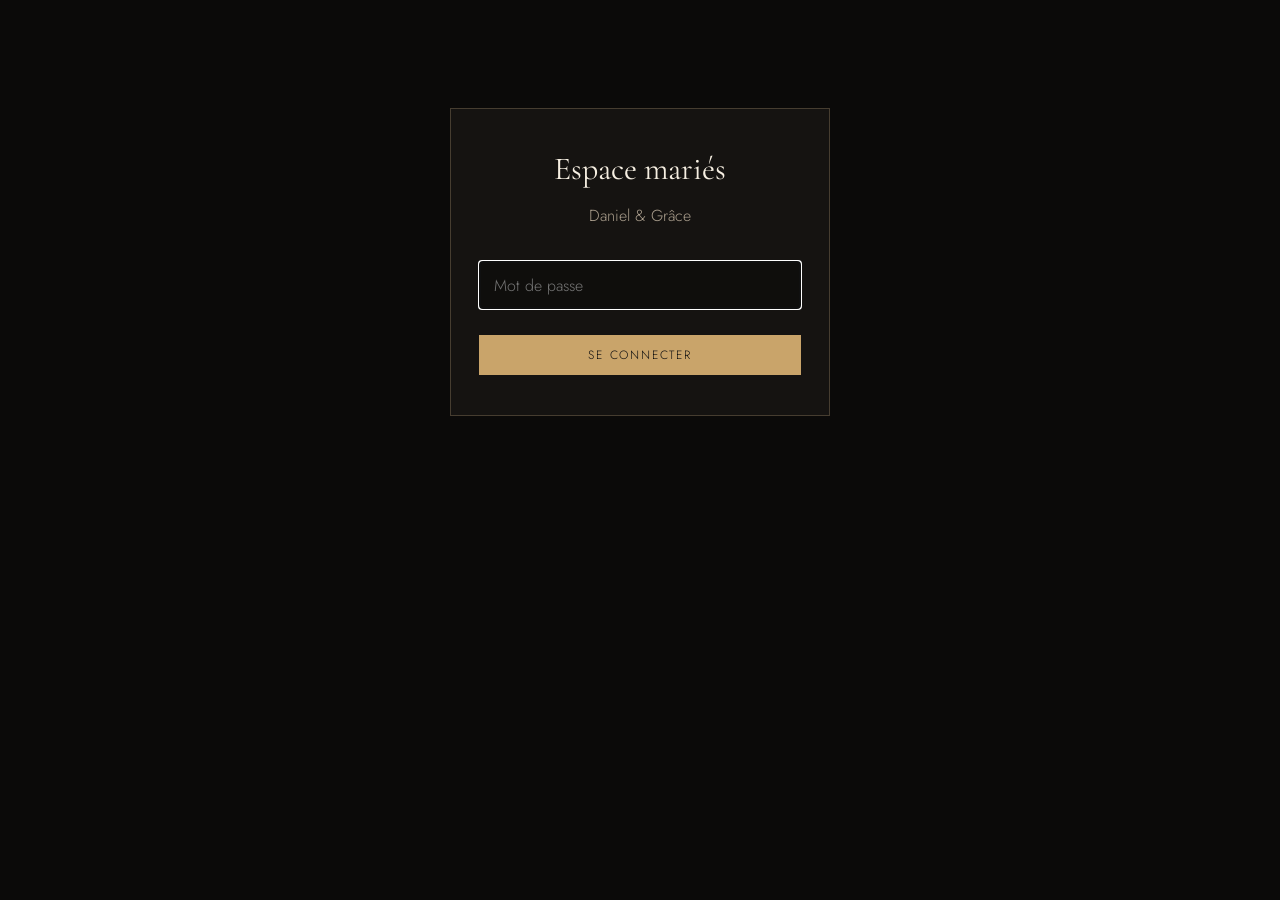
<file: admin.html>
<!doctype html>
<html lang="fr">
<head>
<meta charset="utf-8">
<meta name="viewport" content="width=device-width, initial-scale=1">
<meta name="robots" content="noindex, nofollow">
<title>Espace mariés — Daniel &amp; Grâce</title>
<link rel="preconnect" href="https://fonts.googleapis.com">
<link rel="preconnect" href="https://fonts.gstatic.com" crossorigin>
<link href="https://fonts.googleapis.com/css2?family=Cormorant+Garamond:ital,wght@0,400;0,500;1,400&family=Jost:wght@300;400;500&display=swap" rel="stylesheet">
<style>
  :root { --bg:#0B0A09; --panel:#151311; --gold:#C9A46A; --gold-text:#D8BD8A; --text:#D3C8B8; --heading:#F6EFE2; --muted:#A99D8C; --line:rgba(216,189,138,.25); }
  * { box-sizing: border-box; }
  body { margin:0; font-family:Jost, system-ui, sans-serif; font-weight:300; background:var(--bg); color:var(--text); }
  h1, h2 { font-family:"Cormorant Garamond", serif; font-weight:400; margin:0; color:var(--heading); }
  .wrap { max-width:1200px; margin:0 auto; padding:24px 16px 80px; }
  .top { display:flex; flex-wrap:wrap; justify-content:space-between; align-items:center; gap:12px; margin-bottom:28px; }
  .top h1 { font-size:2rem; } .top h1 em { color:var(--gold-text); }
  .btn { display:inline-flex; align-items:center; justify-content:center; min-height:40px; padding:0 16px; border:1px solid var(--gold); background:transparent; font:inherit; font-size:.75rem; letter-spacing:.15em; text-transform:uppercase; text-decoration:none; cursor:pointer; color:var(--heading); }
  .btn--gold { background:var(--gold); color:#111; }
  .stats { display:grid; grid-template-columns:repeat(auto-fit, minmax(150px, 1fr)); gap:12px; margin-bottom:32px; }
  .stat { background:var(--panel); border:1px solid var(--line); padding:18px; }
  .stat b { display:block; font-family:"Cormorant Garamond", serif; font-size:2.6rem; font-weight:400; line-height:1; color:var(--gold-text); }
  .stat span { font-size:.72rem; letter-spacing:.15em; text-transform:uppercase; color:var(--muted); }
  .panel { background:var(--panel); border:1px solid var(--line); padding:20px; margin-bottom:24px; }
  .panel h2 { font-size:1.6rem; margin-bottom:12px; }
  .tools { display:flex; flex-wrap:wrap; gap:8px; margin-bottom:12px; }
  .tools input, .tools select { min-height:40px; padding:0 12px; border:1px solid var(--line); font:inherit; background:#0F0E0C; color:var(--heading); }
  .tools input { flex:1; min-width:200px; }
  .table-wrap { overflow-x:auto; }
  table { width:100%; border-collapse:collapse; font-size:.9rem; }
  th, td { text-align:left; padding:10px 8px; border-bottom:1px solid var(--line); vertical-align:top; }
  th { font-weight:500; font-size:.7rem; letter-spacing:.12em; text-transform:uppercase; color:var(--muted); white-space:nowrap; }
  td b { color:var(--heading); font-weight:500; }
  tr.is-hidden td { opacity:.45; }
  .pill { display:inline-block; padding:2px 10px; border-radius:99px; font-size:.75rem; white-space:nowrap; }
  .yes { background:rgba(111,211,154,.15); color:#8FE0B0; } .no { background:rgba(238,149,128,.15); color:#EE9580; }
  .msg { max-width:280px; font-style:italic; color:var(--muted); }
  ul.list { margin:0; padding-left:18px; } ul.list li { margin-bottom:6px; }
  .login { max-width:380px; margin:12vh auto; background:var(--panel); border:1px solid var(--line); padding:40px 28px; text-align:center; }
  .login input { width:100%; min-height:48px; padding:0 14px; border:1px solid var(--line); font:inherit; margin:18px 0 12px; background:#0F0E0C; color:var(--heading); }
  .err { color:#EE9580; font-size:.9rem; }
  .note { font-size:.85rem; color:var(--muted); }
  .grid2 { display:grid; gap:24px; } @media (min-width:860px) { .grid2 { grid-template-columns:1fr 1fr; } }
  .sr { position:absolute; width:1px; height:1px; overflow:hidden; clip:rect(0 0 0 0); }
</style>
</head>
<body>
  <form class="login" id="login">
    <h1>Espace mariés</h1>
    <p style="color:var(--muted)">Daniel &amp; Grâce</p>
    <label for="pw" class="sr">Mot de passe</label>
    <input id="pw" type="password" placeholder="Mot de passe" autocomplete="current-password" required autofocus>
    <p class="err" id="err" role="alert"></p>
    <button class="btn btn--gold" type="submit" style="width:100%">Se connecter</button>
  </form>

  <div class="wrap" id="app" hidden>
    <div class="top">
      <h1>Espace mariés — <em>Daniel &amp; Grâce</em></h1>
      <div style="display:flex;gap:8px;flex-wrap:wrap">
        <a class="btn" href="./" target="_blank">Voir le site</a>
        <button class="btn" id="csv" type="button">Exporter CSV</button>
        <button class="btn" id="refresh" type="button">Actualiser</button>
        <button class="btn btn--gold" id="logout" type="button">Déconnexion</button>
      </div>
    </div>
    <div class="stats" id="stats"></div>
    <div class="grid2">
      <div class="panel"><h2>Régimes alimentaires & allergies</h2><div id="diets"></div></div>
      <div class="panel"><h2>Messages des invités</h2><div id="msgs"></div></div>
    </div>
    <div class="panel">
      <h2 id="count-title">Toutes les réponses</h2>
      <p class="note">Pour masquer une réponse de la liste publique, écrivez « Oui » dans la colonne « Masqué » de la feuille Google Sheets. Pour la supprimer, supprimez sa ligne.</p>
      <div class="tools">
        <input type="search" id="q" placeholder="Rechercher un nom, un contact…" aria-label="Rechercher">
        <select id="f" aria-label="Filtrer"><option value="">Toutes</option><option value="yes">Présents</option><option value="no">Absents</option></select>
      </div>
      <div class="table-wrap">
        <table>
          <thead><tr><th>Nom</th><th>Contact</th><th>Présence</th><th>Accomp.</th><th>Régime</th><th>Message</th><th>Reçu le</th><th>Liste publique</th></tr></thead>
          <tbody id="rows"></tbody>
        </table>
      </div>
    </div>
  </div>

<script src="config.js"></script>
<script>
(() => {
  const ENDPOINT = String(window.WEDDING_ENDPOINT || '').trim();
  const $ = (id) => document.getElementById(id);
  const esc = (s) => String(s == null ? '' : s).replace(/[&<>"']/g, (c) => ({ '&': '&amp;', '<': '&lt;', '>': '&gt;', '"': '&quot;', "'": '&#39;' }[c]));
  let rows = [];
  let key = '';
  try { key = sessionStorage.getItem('admin-key') || ''; } catch (_) {}

  async function load() {
    if (!ENDPOINT) { $('err').textContent = 'Le service n\'est pas encore configuré (config.js).'; return; }
    const url = ENDPOINT + (ENDPOINT.includes('?') ? '&' : '?') + 'action=admin&key=' + encodeURIComponent(key);
    try {
      const data = await (await fetch(url, { cache: 'no-store' })).json();
      if (!data.ok) throw new Error(data.error || 'Erreur');
      try { sessionStorage.setItem('admin-key', key); } catch (_) {}
      rows = data.rows.sort((a, b) => new Date(b.updated) - new Date(a.updated));
      $('login').hidden = true; $('app').hidden = false;
      render();
    } catch (e) {
      $('login').hidden = false; $('app').hidden = true;
      $('err').textContent = e.message === 'Erreur' ? 'Connexion impossible.' : e.message;
    }
  }

  function render() {
    const yes = rows.filter((r) => r.attending);
    const people = yes.reduce((n, r) => n + 1 + r.companions, 0);
    const diets = yes.filter((r) => String(r.diet || '').trim());
    const msgs = rows.filter((r) => String(r.message || '').trim());
    $('stats').innerHTML = [
      [people, 'Personnes attendues'], [yes.length, 'Réponses « oui »'], [rows.length - yes.length, 'Réponses « non »'],
      [people - yes.length, 'Accompagnants'], [diets.length, 'Régimes / allergies'],
    ].map(([n, l]) => `<div class="stat"><b>${n}</b><span>${l}</span></div>`).join('');
    $('diets').innerHTML = diets.length ? '<ul class="list">' + diets.map((r) => `<li><b>${esc(r.name)}</b> (${1 + r.companions} pers.) — ${esc(r.diet)}</li>`).join('') + '</ul>' : '<p class="note">Aucun pour l\'instant.</p>';
    $('msgs').innerHTML = msgs.length ? '<ul class="list">' + msgs.map((r) => `<li><b>${esc(r.name)}</b> : <i>${esc(r.message)}</i></li>`).join('') + '</ul>' : '<p class="note">Aucun message pour l\'instant.</p>';
    $('count-title').textContent = `Toutes les réponses (${rows.length})`;
    const q = $('q').value.toLowerCase(), f = $('f').value;
    const list = rows.filter((r) => (!f || (f === 'yes') === r.attending) && JSON.stringify(r).toLowerCase().includes(q));
    $('rows').innerHTML = list.length ? list.map((r) => `<tr class="${r.hidden ? 'is-hidden' : ''}">
      <td><b>${esc(r.name)}</b></td><td>${esc(r.contact)}</td>
      <td><span class="pill ${r.attending ? 'yes' : 'no'}">${r.attending ? 'Présent' : 'Absent'}</span></td>
      <td>${r.companions}</td><td>${esc(r.diet || '—')}</td><td class="msg">${esc(r.message || '—')}</td>
      <td style="white-space:nowrap">${r.updated ? new Date(r.updated).toLocaleString('fr-FR', { dateStyle: 'short', timeStyle: 'short' }) : '—'}</td>
      <td>${!r.isPublic ? 'Refusé par l\'invité' : r.hidden ? 'Masqué' : 'Visible'}</td></tr>`).join('')
      : '<tr><td colspan="8" class="note">Aucune réponse.</td></tr>';
  }

  $('login').addEventListener('submit', (e) => { e.preventDefault(); key = $('pw').value; $('err').textContent = ''; load(); });
  $('logout').addEventListener('click', () => { try { sessionStorage.removeItem('admin-key'); } catch (_) {} location.reload(); });
  $('refresh').addEventListener('click', load);
  $('q').addEventListener('input', render);
  $('f').addEventListener('change', render);
  $('csv').addEventListener('click', () => {
    const cell = (v) => '"' + String(v == null ? '' : v).replace(/"/g, '""') + '"';
    const head = ['Nom', 'Contact', 'Présence', 'Accompagnants', 'Total personnes', 'Régime / allergies', 'Message', 'Public', 'Masqué', 'Modifié le'];
    const lines = rows.map((r) => [r.name, r.contact, r.attending ? 'Oui' : 'Non', r.companions, r.attending ? 1 + r.companions : 0,
      r.diet, r.message, r.isPublic ? 'Oui' : 'Non', r.hidden ? 'Oui' : 'Non', r.updated].map(cell).join(';'));
    const blob = new Blob(['﻿' + [head.map(cell).join(';'), ...lines].join('\r\n')], { type: 'text/csv;charset=utf-8' });
    const a = document.createElement('a');
    a.href = URL.createObjectURL(blob); a.download = 'rsvp-' + new Date().toISOString().slice(0, 10) + '.csv'; a.click();
  });

  if (key) load();
})();
</script>
</body>
</html>
</file>
<file: style.css>
/* ==========================================================================
   Invitation de mariage — feuille de style (mobile d'abord)
   ========================================================================== */

:root {
  --ivory: #FBF8F3;
  --cream: #F4EEE4;
  --champagne: #E8DCC8;
  --sand: #D9C6A5;
  --gold: #B8945A;
  --gold-light: #D8BD8A;
  --gold-text: #D8BD8A;      /* doré lisible sur fond sombre */
  --ink: #1C1712;
  --ink-soft: #4E443B;
  --muted: #A99D8C;
  --line: rgba(216, 189, 138, .28);
  --white: #fff;

  /* Thème noir & or */
  --bg: #0B0A09;
  --surface: rgba(16,15,13,.78);
  --heading: #F6EFE2;
  --text: #D3C8B8;
  --line-strong: rgba(216,189,138,.45);

  --serif: "Cormorant Garamond", "Times New Roman", serif;
  --script: "Pinyon Script", "Cormorant Garamond", cursive;
  --sans: "Jost", system-ui, -apple-system, "Segoe UI", sans-serif;

  --ease: cubic-bezier(.22, .61, .36, 1);
  --ease-out: cubic-bezier(.16, 1, .3, 1);
  --gutter: clamp(20px, 5vw, 48px);
  --radius: 2px;
}

*, *::before, *::after { box-sizing: border-box; }
html { scroll-behavior: smooth; -webkit-text-size-adjust: 100%; }
body {
  margin: 0;
  font-family: var(--sans);
  font-weight: 300;
  font-size: 16px;
  line-height: 1.7;
  color: var(--text);
  background: var(--bg);
  -webkit-font-smoothing: antialiased;
  overflow-x: hidden;
}
img { display: block; max-width: 100%; height: auto; }
picture { display: contents; }
a { color: inherit; }
h1, h2, h3 { font-family: var(--serif); font-weight: 400; color: var(--heading); margin: 0; line-height: 1.1; }
p { margin: 0 0 1em; }
button { font: inherit; color: inherit; cursor: pointer; }
:focus-visible { outline: 2px solid var(--gold); outline-offset: 3px; }
::selection { background: var(--gold); color: #111; }

.skip {
  position: absolute; left: 12px; top: -60px; z-index: 200;
  background: var(--ink); color: var(--ivory); padding: 10px 16px; text-decoration: none;
}
.skip:focus { top: 12px; }

.script { font-family: var(--script); font-weight: 400; }
.eyebrow {
  font-family: var(--sans);
  font-size: .72rem;
  font-weight: 500;
  letter-spacing: .32em;
  text-transform: uppercase;
  color: var(--gold-text);
  margin: 0 0 1rem;
}
.eyebrow--light { color: var(--gold-light); }

/* ── Boutons ─────────────────────────────────────────────── */
.btn {
  --bg: transparent; --fg: var(--heading); --bd: var(--gold);
  position: relative;
  display: inline-flex; align-items: center; justify-content: center; gap: .6em;
  min-height: 50px;
  padding: .9em 2em;
  font-family: var(--sans); font-size: .78rem; font-weight: 500;
  letter-spacing: .2em; text-transform: uppercase; text-decoration: none;
  color: var(--fg); background: var(--bg);
  border: 1px solid var(--bd); border-radius: var(--radius);
  overflow: hidden; isolation: isolate;
  transition: transform .45s var(--ease-out), box-shadow .45s var(--ease-out), color .35s, background .35s, border-color .35s;
}
.btn::after { /* reflet doré qui balaie le bouton */
  content: ""; position: absolute; inset: 0; z-index: -1;
  background: linear-gradient(110deg, transparent 30%, rgba(255,255,255,.35) 50%, transparent 70%);
  transform: translateX(-120%);
  transition: transform .9s var(--ease-out);
}
.btn:hover { transform: translateY(-2px) scale(1.02); box-shadow: 0 12px 30px -12px rgba(184,148,90,.65); }
.btn:hover::after { transform: translateX(120%); }
.btn:active { transform: translateY(0) scale(.99); }
.btn--gold { --bg: linear-gradient(135deg, #C9A46A, #A9824A); --fg: #fff; --bd: transparent; background: linear-gradient(135deg, #C9A46A, #A47D45); }
.btn--dark { --bg: rgba(8,8,8,.55); --fg: var(--heading); --bd: var(--gold); }
.btn--dark:hover { --bg: var(--gold); --fg: #111; }
.btn--line { --fg: var(--heading); --bd: var(--gold); }
.btn--line:hover { --bg: var(--gold); --fg: #111; --bd: var(--gold); }
.btn--ghost-light { --fg: #fff; --bd: rgba(255,255,255,.6); backdrop-filter: blur(4px); }
.btn--ghost-light:hover { --bg: rgba(255,255,255,.12); --bd: #fff; }
.btn--wa { --fg: #6FD39A; --bd: rgba(111,211,154,.45); }
.btn--wa svg { width: 18px; height: 18px; fill: currentColor; }
.btn--wa:hover { --bg: #1F7A4A; --fg: #fff; --bd: #1F7A4A; box-shadow: 0 12px 30px -12px rgba(31,122,74,.6); }
.btn--sm { min-height: 44px; padding: .7em 1.4em; font-size: .7rem; }
.btn--block { width: 100%; }

/* L'enveloppe d'ouverture est décrite en fin de fichier (« Motion design »). */
@keyframes fadeUp { from { opacity: 0; transform: translateY(14px); } to { opacity: 1; transform: none; } }

/* ── Héro : carte noire et dorée ────────────────────────── */
.hero {
  position: relative;
  min-height: 100vh; min-height: 100svh;
  display: flex;
  overflow: hidden;
  background: #121212;
  color: #fff;
}
.hero__ambient { display: none; }
.hero__card { position: relative; flex: 1; display: flex; align-items: center; justify-content: center; }
.hero__media { position: absolute; inset: -4% 0; will-change: transform; }
.hero__media img { width: 100%; height: 100%; object-fit: cover; object-position: 50% 50%; animation: heroZoom 14s var(--ease) both; }
@keyframes heroZoom { from { transform: scale(1.08); } to { transform: scale(1); } }
.hero__veil { /* léger halo sombre au centre pour la lisibilité, coins dorés intacts */
  position: absolute; inset: 0; pointer-events: none;
  background: radial-gradient(ellipse 60% 45% at 50% 48%, rgba(0,0,0,.45), transparent 75%);
}
.hero__inner {
  position: relative; width: 100%;
  padding: 90px var(--gutter) 110px;
  display: grid; grid-template-columns: minmax(0, 1fr); justify-items: center; text-align: center;
}
.hero__text { display: grid; justify-items: center; width: 100%; }
.hero__place span { display: block; margin-top: .3em; }
.hero__eyebrow { color: var(--gold-light); animation: fadeUp 1.2s 1.6s var(--ease-out) both; }
.hero__names {
  color: #fff;
  font-family: var(--serif); font-weight: 300; font-style: italic;
  font-size: clamp(3.2rem, 15vw, 5.6rem);
  line-height: .95;
  display: flex; flex-direction: column; align-items: center;
  text-shadow: 0 2px 30px rgba(0,0,0,.5);
}
.hero__amp { font-family: var(--serif); font-style: italic; font-weight: 300; font-size: .55em; color: var(--gold-light); line-height: 1; margin: .05em 0; animation: fadeIn 1.4s 2.4s both; }
.ltr { display: inline-block; animation: letterIn 1.1s calc(1.8s + var(--i) * 70ms) var(--ease-out) both; }
@keyframes letterIn { from { opacity: 0; transform: translateY(.4em) rotate(4deg); filter: blur(8px); } to { opacity: 1; transform: none; filter: blur(0); } }
@keyframes fadeIn { from { opacity: 0; } to { opacity: 1; } }
.hero__rule { width: 70px; height: 1px; background: var(--gold-light); margin: 1.4rem 0 1.1rem; animation: grow 1.2s 2.9s var(--ease-out) both; }
@keyframes grow { from { transform: scaleX(0); } to { transform: scaleX(1); } }
.hero__date { font-family: var(--serif); font-size: clamp(1.3rem, 5vw, 1.6rem); margin: 0 0 .2rem; animation: fadeUp 1s 3s var(--ease-out) both; }
.hero__place { font-size: .74rem; letter-spacing: .2em; text-transform: uppercase; opacity: .85; margin: 0 0 1.8rem; animation: fadeUp 1s 3.15s var(--ease-out) both; }
.hero__actions { display: grid; gap: 12px; width: min(100%, 300px); animation: fadeUp 1s 3.3s var(--ease-out) both; }
.hero__actions .btn--ghost-light { background: rgba(18,18,18,.55); }
.hero__scroll {
  position: absolute; left: 50%; bottom: calc(96px + env(safe-area-inset-bottom)); transform: translateX(-50%);
  width: 26px; height: 42px; border: 1px solid rgba(255,255,255,.6); border-radius: 14px;
  animation: fadeIn 1s 3.6s both;
}
.hero__scroll span { position: absolute; left: 50%; top: 8px; width: 2px; height: 8px; margin-left: -1px; background: var(--surface); backdrop-filter: blur(10px); -webkit-backdrop-filter: blur(10px); border-radius: 2px; animation: scrollDot 2s infinite; }
@keyframes scrollDot { 0% { opacity: 0; transform: translateY(0); } 30% { opacity: 1; } 100% { opacity: 0; transform: translateY(14px); } }

/* Grand écran : la carte est posée au centre, sur un fond sombre flouté */
@media (min-width: 900px) {
  .hero { --mx: 0; --my: 0; --card-h: min(calc(100vh - 150px), 980px); --card-w: calc(var(--card-h) * 564 / 891); align-items: center; justify-content: center; padding: 44px 0 106px; }
  .hero__scroll { display: none; }
  .hero__ambient {
    display: block; position: absolute; inset: -40px;
    background: url("hero-blur.webp") center / cover;
    filter: brightness(.45) saturate(.9);
  }
  .hero__card {
    flex: none;
    height: var(--card-h); width: var(--card-w);
    overflow: hidden;
    box-shadow: 0 50px 100px -30px rgba(0,0,0,.85), 0 0 0 1px rgba(216,189,138,.25);
    animation: cardIn 1.6s 1.4s var(--ease-out) both;
  }
  @keyframes cardIn { from { opacity: 0; transform: translateY(40px) scale(.97); } to { opacity: 1; transform: none; } }
  .hero__media { inset: 0; }
  .hero__inner { padding: 12% 10% 16%; }
  .hero__names { font-size: clamp(3.6rem, 6.4vh, 5.4rem); }
}

/* ── Sections ───────────────────────────────────────────── */
.section { padding: clamp(80px, 12vw, 140px) var(--gutter); position: relative; }
.section--ivory { background: transparent; }
.section--cream { background: linear-gradient(180deg, transparent, rgba(0,0,0,.35) 15%, rgba(0,0,0,.35) 85%, transparent); }
.section__head { text-align: center; max-width: 640px; margin: 0 auto clamp(40px, 6vw, 64px); }
.section__title { font-size: clamp(2.3rem, 8vw, 3.6rem); font-weight: 300; }
.section__title em { font-style: italic; color: var(--gold-text); }
.section__sub { margin-top: 1rem; color: var(--muted); }
.section__head::after {
  content: ""; display: block; width: 46px; height: 12px; margin: 1.4rem auto 0;
  background: radial-gradient(circle, var(--gold) 2px, transparent 2.5px) center / 12px 12px no-repeat,
              linear-gradient(var(--gold), var(--gold)) left center / 16px 1px no-repeat,
              linear-gradient(var(--gold), var(--gold)) right center / 16px 1px no-repeat;
}

/* Révélation au défilement */
.js .reveal { opacity: 0; transform: translateY(32px); transition: opacity 1.1s var(--ease-out), transform 1.1s var(--ease-out); transition-delay: var(--d, 0ms); }
.js .reveal.is-in { opacity: 1; transform: none; }

/* ── Invitation ─────────────────────────────────────────── */
.card-frame {
  position: relative; max-width: 760px; margin: 0 auto;
  padding: clamp(56px, 9vw, 90px) clamp(24px, 6vw, 80px);
  text-align: center;
  background: var(--surface); backdrop-filter: blur(10px); -webkit-backdrop-filter: blur(10px);
  border: 1px solid var(--line);
  outline: 1px solid var(--line); outline-offset: -10px;
  box-shadow: 0 30px 80px -40px rgba(60,40,20,.35);
}
.corner { position: absolute; width: 48px; height: 48px; fill: none; stroke: var(--gold); stroke-width: 1; }
.corner circle { fill: var(--gold); stroke: none; }
.corner--tl { top: 18px; left: 18px; }
.corner--tr { top: 18px; right: 18px; transform: scaleX(-1); }
.corner--bl { bottom: 18px; left: 18px; transform: scaleY(-1); }
.corner--br { bottom: 18px; right: 18px; transform: scale(-1); }
.inv__lead { font-family: var(--serif); font-style: italic; font-size: 1.15rem; color: var(--muted); margin: 0 0 .6rem; }
.inv__families { font-family: var(--serif); font-size: 1.35rem; color: var(--heading); margin-bottom: .6rem; }
.inv__families span { color: var(--gold-text); font-style: italic; }
.inv__names { font-size: clamp(3.2rem, 14vw, 5.4rem); color: var(--heading); margin: 1.4rem 0 1.2rem; line-height: 1.15; }
.amp { font-family: var(--serif); font-style: italic; font-weight: 300; font-size: .75em; color: var(--gold); padding: 0 .1em; }
.inv__text { max-width: 480px; margin: 0 auto 2.4rem; }
.inv__meta {
  display: grid; grid-template-columns: 1fr 1fr; gap: 1px;
  background: var(--line); border: 1px solid var(--line); margin-bottom: 2.4rem;
}
.inv__meta > div { background: rgba(10,10,9,.7); padding: 1.1rem .6rem; display: grid; gap: .25rem; }
.inv__label { font-size: .65rem; letter-spacing: .28em; text-transform: uppercase; color: var(--gold-text); font-weight: 500; }
.inv__value { font-family: var(--serif); font-size: 1.12rem; color: var(--heading); line-height: 1.3; }
@media (min-width: 700px) { .inv__meta { grid-template-columns: repeat(4, 1fr); } }

/* ── Les mariés ─────────────────────────────────────────── */
.couple { display: grid; gap: 64px; max-width: 1080px; margin: 0 auto; }
.person { text-align: center; }
.person__photo {
  position: relative; aspect-ratio: 4 / 5; overflow: hidden; margin: 0 auto 2rem; max-width: 420px;
  border-radius: 999px 999px 3px 3px;
}
.person__photo::after { content: ""; position: absolute; inset: 12px; border: 1px solid rgba(255,255,255,.55); border-radius: inherit; pointer-events: none; }
.person__photo img { width: 100%; height: 100%; object-fit: cover; object-position: 50% 15%; transition: transform 1.6s var(--ease-out); }
.person:hover .person__photo img { transform: scale(1.05); }
.js .person.reveal .person__photo { clip-path: inset(100% 0 0 0 round 999px 999px 0 0); transition: clip-path 1.5s var(--ease-out) var(--d, 0ms); }
.js .person.reveal.is-in .person__photo { clip-path: inset(0 0 0 0 round 999px 999px 0 0); }
.person__name { font-size: clamp(3rem, 12vw, 4.2rem); line-height: 1.1; margin-bottom: 1rem; }
.person__bio { max-width: 420px; margin: 0 auto 1.2rem; }
.person__quote { font-family: var(--serif); font-style: italic; font-size: 1.2rem; color: var(--heading); margin: 0 auto; max-width: 400px; line-height: 1.5; }
.couple__amp { font-family: var(--serif); font-style: italic; font-weight: 300; font-size: 4rem; color: var(--gold); text-align: center; line-height: 1; margin: -32px 0; }
@media (min-width: 900px) {
  .couple { grid-template-columns: 1fr auto 1fr; align-items: center; gap: 40px; }
  .couple__amp { font-size: 6rem; margin: 0; }
  .person:last-of-type { margin-top: 120px; }
}

/* ── Timeline ───────────────────────────────────────────── */
.timeline { position: relative; max-width: 1000px; margin: 0 auto; }
.timeline__list { list-style: none; margin: 0; padding: 0; display: grid; gap: 64px; }
.timeline__track { position: absolute; top: 0; bottom: 0; left: 15px; width: 1px; background: var(--line); }
.timeline__fill { position: absolute; inset: 0; background: var(--gold); transform-origin: top; transform: scaleY(var(--p, 0)); }
.step { position: relative; padding-left: 52px; }
.step__dot {
  position: absolute; left: 8px; top: 10px; width: 15px; height: 15px; border-radius: 50%;
  background: var(--bg); border: 1px solid var(--gold);
  transition: background .6s, box-shadow .6s;
}
.step.is-in .step__dot { background: var(--gold); box-shadow: 0 0 0 6px rgba(184,148,90,.18); }
.step__media { overflow: hidden; margin-bottom: 1.2rem; aspect-ratio: 4 / 3; border-radius: 2px; }
.step__media img { width: 100%; height: 100%; object-fit: cover; transition: transform 1.4s var(--ease-out); }
.step:hover .step__media img { transform: scale(1.05); }
.step__year { font-family: var(--serif); font-style: italic; font-size: 1.1rem; color: var(--gold-text); }
.step__title { font-size: 1.9rem; margin: .2rem 0 .7rem; }
@media (min-width: 900px) {
  .timeline__track { left: 50%; }
  .step { padding: 0; display: grid; grid-template-columns: 1fr 1fr; gap: 80px; align-items: center; }
  .step__dot { left: calc(50% - 7px); top: 50%; margin-top: -7px; }
  .step__media { margin: 0; }
  .step__body { text-align: left; }
  .step--right .step__media { order: 2; }
  .step--right .step__body { text-align: right; }
  .js .step.reveal .step__media { transform: translateX(-30px); transition: transform 1.2s var(--ease-out); }
  .js .step--right.reveal .step__media { transform: translateX(30px); }
  .js .step.reveal.is-in .step__media { transform: none; }
}

/* ── Galerie ────────────────────────────────────────────── */
.filters { display: flex; flex-wrap: wrap; justify-content: center; gap: 8px; margin: -16px auto 40px; max-width: 700px; }
.chip {
  min-height: 40px; padding: .4rem 1.1rem; border-radius: 999px;
  background: transparent; border: 1px solid var(--line);
  font-size: .74rem; letter-spacing: .14em; text-transform: uppercase; color: var(--text);
  transition: background .35s, color .35s, border-color .35s, transform .35s var(--ease-out);
}
.chip:hover { border-color: var(--gold); transform: translateY(-1px); }
.chip.is-active { background: var(--gold); color: #111; border-color: var(--gold); }
.masonry { columns: 2 160px; column-gap: 12px; max-width: 1200px; margin: 0 auto; }
.masonry__item { break-inside: avoid; margin: 0 0 12px; transition: opacity .5s var(--ease), transform .5s var(--ease); }
.masonry__item.is-hidden { display: none; }
.masonry__item.is-fading { opacity: 0; transform: scale(.96); }
.masonry__btn { position: relative; display: block; width: 100%; padding: 0; border: 0; background: #1A1815; overflow: hidden; cursor: zoom-in; }
.masonry__btn img { width: 100%; transition: transform 1.2s var(--ease-out), filter .6s; }
.masonry__btn::after {
  content: "+"; position: absolute; inset: 0; display: grid; place-items: center;
  font-family: var(--serif); font-size: 2.6rem; color: #fff; font-weight: 300;
  background: rgba(28,23,18,.28); opacity: 0; transition: opacity .5s;
}
.masonry__btn:hover img, .masonry__btn:focus-visible img { transform: scale(1.06); }
.masonry__btn:hover::after, .masonry__btn:focus-visible::after { opacity: 1; }
@media (min-width: 900px) { .masonry { columns: 3; column-gap: 18px; } .masonry__item { margin-bottom: 18px; } }

/* Lightbox */
.lightbox {
  position: fixed; inset: 0; z-index: 180;
  display: grid; place-items: center;
  background: rgba(18,14,10,.95);
  opacity: 0; transition: opacity .45s var(--ease);
}
.lightbox[hidden] { display: none; }
.lightbox.is-open { opacity: 1; }
.lightbox__fig { margin: 0; max-width: min(92vw, 900px); text-align: center; }
.lightbox__fig img { max-height: 80vh; max-height: 80svh; width: auto; margin: 0 auto; box-shadow: 0 30px 80px rgba(0,0,0,.6); transition: opacity .35s, transform .5s var(--ease-out); }
.lightbox__fig img.is-swapping { opacity: 0; transform: scale(.97); }
.lightbox__fig figcaption { color: var(--champagne); font-family: var(--serif); font-style: italic; margin-top: 1rem; font-size: 1.05rem; padding: 0 48px; }
.lightbox__close, .lightbox__nav {
  position: absolute; border: 0; background: none; color: #fff; width: 52px; height: 52px;
  font-family: var(--serif); font-size: 2.6rem; line-height: 1; opacity: .8; transition: opacity .3s, transform .3s;
}
.lightbox__close:hover, .lightbox__nav:hover { opacity: 1; transform: scale(1.1); }
.lightbox__close { top: max(10px, env(safe-area-inset-top)); right: 10px; }
.lightbox__prev { left: 4px; top: 50%; margin-top: -26px; }
.lightbox__next { right: 4px; top: 50%; margin-top: -26px; }
.lightbox__count { position: absolute; top: max(24px, env(safe-area-inset-top)); left: 50%; transform: translateX(-50%); margin: 0; color: var(--sand); font-size: .74rem; letter-spacing: .3em; }

/* ── Détails ────────────────────────────────────────────── */
.events { display: grid; gap: 20px; max-width: 1000px; margin: 0 auto; }
.event {
  position: relative; text-align: center; background: var(--surface); backdrop-filter: blur(10px); -webkit-backdrop-filter: blur(10px); padding: 44px 28px 36px;
  border: 1px solid var(--line);
  transition: transform .6s var(--ease-out), box-shadow .6s var(--ease-out);
}
.event:hover { transform: translateY(-4px); box-shadow: 0 24px 50px -30px rgba(60,40,20,.4); }
.event__icon { width: 40px; height: 40px; fill: none; stroke: var(--gold); stroke-width: 1; margin: 0 auto 1rem; }
.event__title { font-size: 1.9rem; margin-bottom: .8rem; }
.event__date { font-size: .9rem; margin-bottom: .4rem; }
.event__date strong { color: var(--heading); font-weight: 500; }
.event__place { font-family: var(--serif); font-size: 1.3rem; color: var(--heading); margin-bottom: .1rem; }
.event__addr { color: var(--muted); font-size: .9rem; margin-bottom: 1.6rem; }
@media (min-width: 760px) { .events { grid-template-columns: 1fr 1fr; gap: 28px; } }

.cal { display: flex; flex-wrap: wrap; align-items: center; justify-content: center; gap: 10px; margin: 36px auto 72px; }
.cal__label { width: 100%; text-align: center; font-family: var(--serif); font-style: italic; font-size: 1.15rem; color: var(--heading); }
@media (min-width: 760px) { .cal__label { width: auto; margin-right: 8px; } }

.details-grid { display: grid; gap: 56px; max-width: 1000px; margin: 0 auto; }
.dress { text-align: center; }
.dress__title { font-size: 2rem; margin-bottom: .8rem; }
.swatches { list-style: none; padding: 0; margin: 1.6rem 0 0; display: flex; justify-content: center; gap: 10px; }
.swatches li {
  width: 44px; height: 44px; border-radius: 50%; background: var(--c);
  box-shadow: inset 0 0 0 1px rgba(0,0,0,.08), 0 0 0 4px #141210, 0 0 0 5px var(--line-strong);
}
.js .dress.reveal .swatches li { transform: scale(0); transition: transform .8s var(--ease-out) calc(.4s + var(--d)); }
.js .dress.reveal.is-in .swatches li { transform: scale(1); }
.program .eyebrow { text-align: center; }
.program__list { list-style: none; margin: 0; padding: 0; }
.program__list li { display: grid; grid-template-columns: 70px 1fr; gap: 18px; padding: 16px 0; border-bottom: 1px solid var(--line); }
.program__list li:last-child { border-bottom: 0; }
.program__time { font-family: var(--serif); font-size: 1.45rem; font-weight: 500; color: var(--gold-text); line-height: 1.2; font-variant-numeric: lining-nums; }
.program__list strong { display: block; font-family: var(--serif); font-weight: 500; font-size: 1.2rem; color: var(--heading); line-height: 1.3; }
.program__list span { font-size: .9rem; color: var(--muted); }
@media (min-width: 900px) { .details-grid { grid-template-columns: 1fr 1.2fr; align-items: start; } .dress { text-align: left; } .swatches { justify-content: flex-start; } .program .eyebrow { text-align: left; } }

/* ── Compte à rebours ───────────────────────────────────── */
.countdown { position: relative; overflow: hidden; color: #fff; text-align: center; padding: clamp(100px, 16vw, 180px) var(--gutter); background: radial-gradient(ellipse 60% 70% at 50% 50%, rgba(0,0,0,.55), transparent 75%); }
.countdown::before, .countdown::after { content: ""; position: absolute; left: 50%; width: min(70%, 520px); height: 1px; transform: translateX(-50%); background: linear-gradient(90deg, transparent, var(--gold), transparent); }
.countdown::before { top: 0; } .countdown::after { bottom: 0; }
.countdown__inner { position: relative; }
.countdown__title { color: #fff; font-style: italic; font-weight: 300; font-size: clamp(2.4rem, 9vw, 3.6rem); margin-bottom: 2.4rem; }
.clock { display: grid; grid-template-columns: repeat(4, 1fr); gap: 8px; max-width: 720px; margin: 0 auto; }
.clock__unit {
  padding: 18px 4px 14px;
  border: 1px solid rgba(216,189,138,.35);
  background: rgba(12,11,10,.6);
  backdrop-filter: blur(6px);
}
.clock__num {
  display: block; overflow: hidden;
  font-family: var(--serif); font-weight: 300; font-size: clamp(2.2rem, 10vw, 4.6rem); line-height: 1.05;
  font-variant-numeric: tabular-nums; color: #fff;
}
.clock__num .digit { display: inline-block; }
.clock__num .digit.is-tick { animation: digitIn .6s var(--ease-out); }
@keyframes digitIn { from { transform: translateY(-60%); opacity: 0; filter: blur(4px); } to { transform: none; opacity: 1; filter: blur(0); } }
.clock__label { display: block; margin-top: 6px; font-size: .6rem; letter-spacing: .24em; text-transform: uppercase; color: var(--gold-light); }
.countdown__done { font-family: var(--serif); font-style: italic; font-size: 1.6rem; margin-top: 1rem; }
@media (min-width: 700px) { .clock { gap: 20px; } .clock__label { font-size: .7rem; } }

/* ── RSVP ───────────────────────────────────────────────── */
.rsvp {
  max-width: 620px; margin: 0 auto; background: var(--surface); backdrop-filter: blur(10px); -webkit-backdrop-filter: blur(10px);
  padding: clamp(32px, 6vw, 56px) clamp(22px, 6vw, 56px);
  border: 1px solid var(--line);
  box-shadow: 0 30px 80px -40px rgba(60,40,20,.35);
}
.hp { position: absolute; left: -9999px; width: 1px; height: 1px; overflow: hidden; }
.field { position: relative; margin-bottom: 22px; }
.field input, .field textarea {
  width: 100%; padding: 22px 0 8px; font: inherit; font-weight: 400; color: var(--heading);
  background: transparent; border: 0; border-bottom: 1px solid var(--line-strong); border-radius: 0;
  transition: border-color .4s; resize: vertical;
}
.field textarea { min-height: 90px; }
.field::after { content: ""; position: absolute; left: 0; right: 0; bottom: 0; height: 1px; background: var(--gold); transform: scaleX(0); transition: transform .6s var(--ease-out); }
.field:focus-within::after { transform: scaleX(1); }
.field input:focus, .field textarea:focus { outline: none; }
.field label {
  position: absolute; left: 0; top: 22px; pointer-events: none; color: var(--muted);
  transform-origin: left top; transition: transform .45s var(--ease-out), color .3s;
}
.field input:focus + label, .field input:not(:placeholder-shown) + label,
.field textarea:focus + label, .field textarea:not(:placeholder-shown) + label { transform: translateY(-20px) scale(.78); color: var(--gold-text); }
.field__err { color: #EE9580; font-size: .82rem; margin: 6px 0 0; min-height: 0; }
.field.has-error input { border-color: #EE9580; }

.choice { border: 0; padding: 0; margin: 8px 0 22px; display: grid; gap: 10px; }
.choice legend { font-family: var(--serif); font-size: 1.2rem; color: var(--heading); margin-bottom: 10px; }
.choice__opt { position: relative; }
.choice__opt input { position: absolute; opacity: 0; inset: 0; cursor: pointer; }
.choice__opt span {
  display: flex; align-items: center; gap: 12px; min-height: 56px; padding: 12px 18px;
  border: 1px solid var(--line-strong); color: var(--heading); cursor: pointer;
  transition: border-color .35s, background .35s, color .35s, transform .35s var(--ease-out);
}
.choice__opt svg { width: 26px; height: 26px; padding: 4px; border: 1px solid var(--line-strong); border-radius: 50%; fill: none; stroke: currentColor; stroke-width: 1.5; stroke-dasharray: 30; stroke-dashoffset: 30; transition: stroke-dashoffset .6s var(--ease-out); flex: none; }
.choice__opt:hover span { border-color: var(--gold); }
.choice__opt input:checked + span { background: rgba(216,189,138,.14); color: var(--heading); border-color: var(--gold); }
.choice__opt input:checked + span svg { stroke-dashoffset: 0; stroke: var(--gold-light); border-color: var(--gold-light); }
.choice__opt input:focus-visible + span { outline: 2px solid var(--gold); outline-offset: 3px; }
@media (min-width: 600px) { .choice { grid-template-columns: 1fr 1fr; } .choice legend { grid-column: 1 / -1; } .choice .field__err { grid-column: 1 / -1; } }

.when-yes { display: grid; grid-template-rows: 1fr; transition: grid-template-rows .6s var(--ease-out), opacity .5s; }
.when-yes > * { min-height: 0; }
.when-yes { overflow: hidden; }
.when-yes.is-collapsed { grid-template-rows: 0fr; opacity: 0; }
.when-yes-inner { min-height: 0; }
.stepper { display: flex; align-items: center; justify-content: space-between; gap: 12px; margin-bottom: 18px; padding: 10px 0; }
.stepper__label { color: var(--heading); }
.stepper__ctrl { display: flex; align-items: center; border: 1px solid var(--line-strong); }
.stepper__ctrl button { width: 46px; height: 46px; border: 0; background: none; font-size: 1.3rem; color: var(--heading); transition: background .3s; }
.stepper__ctrl button:hover { background: rgba(216,189,138,.12); }
.stepper__ctrl button:disabled { opacity: .3; cursor: not-allowed; }
.stepper__ctrl output { min-width: 40px; text-align: center; font-family: var(--serif); font-size: 1.4rem; color: var(--heading); }

.check { display: flex; gap: 12px; align-items: flex-start; font-size: .88rem; margin: 6px 0 24px; cursor: pointer; }
.check input { width: 18px; height: 18px; margin-top: 3px; accent-color: var(--gold); flex: none; }
.rsvp__error { color: #EE9580; font-size: .9rem; text-align: center; margin: 0 0 12px; min-height: 0; }
.rsvp__error:empty { display: none; }
.rsvp__actions { display: grid; gap: 12px; }
#rsvp-submit.is-loading span { opacity: .4; }
#rsvp-submit.is-loading::before {
  content: ""; position: absolute; width: 18px; height: 18px; border-radius: 50%;
  border: 1.5px solid rgba(255,255,255,.4); border-top-color: #fff; animation: spin .8s linear infinite;
}
@keyframes spin { to { transform: rotate(360deg); } }

.rsvp__done { text-align: center; padding: 20px 0; }
.rsvp__done:focus { outline: none; }
.rsvp__done.is-in { animation: fadeUp .9s var(--ease-out) both; }
.tick { width: 84px; height: 84px; margin: 0 auto 1.4rem; fill: none; stroke: var(--gold); stroke-width: 1.2; }
.tick circle { stroke-dasharray: 152; stroke-dashoffset: 152; }
.tick path { stroke-dasharray: 36; stroke-dashoffset: 36; stroke-width: 1.8; stroke-linecap: round; stroke-linejoin: round; }
.rsvp__done.is-in .tick circle { animation: draw 1s .1s var(--ease-out) forwards; }
.rsvp__done.is-in .tick path { animation: draw .6s .9s var(--ease-out) forwards; }
@keyframes draw { to { stroke-dashoffset: 0; } }
.rsvp__done-title { font-size: clamp(1.8rem, 6vw, 2.4rem); font-style: italic; margin-bottom: .8rem; }

/* Confettis dorés */
.confetti { position: fixed; top: -12px; z-index: 190; width: 8px; height: 12px; pointer-events: none; animation: fall linear forwards; }
@keyframes fall { to { transform: translate3d(var(--x), 110vh, 0) rotate(var(--r)); } }

/* ── Invités confirmés ──────────────────────────────────── */
.counter { display: block; font-family: var(--serif); font-size: clamp(4rem, 18vw, 7rem); font-weight: 300; color: var(--gold-text); line-height: 1; margin-bottom: .2em; font-variant-numeric: tabular-nums; }
#guest-count-label { font-size: clamp(1.4rem, 5vw, 2rem); display: block; }
.guests { list-style: none; padding: 0; margin: 0 auto; max-width: 1000px; display: grid; grid-template-columns: repeat(auto-fill, minmax(min(100%, 240px), 1fr)); gap: 12px; }
.guest {
  background: var(--surface); backdrop-filter: blur(10px); -webkit-backdrop-filter: blur(10px); border: 1px solid var(--line); padding: 16px 18px;
  display: grid; grid-template-columns: 44px 1fr; gap: 14px; align-items: start;
  opacity: 0; transform: translateY(16px); animation: fadeUp .8s var(--ease-out) forwards; animation-delay: calc(var(--i) * 70ms);
}
.guest__avatar {
  width: 44px; height: 44px; border-radius: 50%; display: grid; place-items: center;
  background: rgba(216,189,138,.14); color: var(--gold-text); font-family: var(--serif); font-size: 1.15rem; font-style: italic;
}
.guest__name { font-family: var(--serif); font-size: 1.2rem; color: var(--heading); line-height: 1.2; display: block; }
.guest__plus { font-size: .74rem; letter-spacing: .1em; text-transform: uppercase; color: var(--gold-text); }
.guest__msg { font-size: .88rem; font-style: italic; color: var(--muted); margin: .4rem 0 0; overflow-wrap: anywhere; }
.guests__empty { text-align: center; font-family: var(--serif); font-style: italic; font-size: 1.2rem; }
.guests__more { grid-column: 1 / -1; justify-self: center; margin-top: 12px; }

/* ── Cadeaux ────────────────────────────────────────────── */
.gifts { background: transparent; }
.gifts__card { max-width: 620px; margin: 0 auto; text-align: center; }
.gifts__card .section__title { margin-bottom: 1.2rem; }
.gifts__icon { width: 54px; height: 54px; fill: none; stroke: var(--gold); stroke-width: 1; margin: 0 auto 1.4rem; }
.gifts__text { margin-bottom: 2rem; }
.gifts__mm { margin-top: 1.6rem; font-size: .9rem; display: flex; flex-wrap: wrap; justify-content: center; align-items: center; gap: 10px; }
.copy { border: 1px solid var(--line); background: none; color: var(--heading); padding: 4px 12px; font-size: .7rem; letter-spacing: .15em; text-transform: uppercase; min-height: 32px; transition: background .3s; }
.copy:hover { background: rgba(216,189,138,.12); }

/* ── FAQ ────────────────────────────────────────────────── */
.faq { max-width: 760px; margin: 0 auto; border-top: 1px solid var(--line); }
.faq__item { border-bottom: 1px solid var(--line); }
.faq__item summary {
  list-style: none; cursor: pointer; display: flex; align-items: center; justify-content: space-between; gap: 20px;
  padding: 22px 0; font-family: var(--serif); font-size: 1.3rem; color: var(--heading); line-height: 1.3;
  transition: color .3s;
}
.faq__item summary::-webkit-details-marker { display: none; }
.faq__item summary:hover { color: var(--gold-text); }
.faq__icon { position: relative; width: 16px; height: 16px; flex: none; }
.faq__icon::before, .faq__icon::after { content: ""; position: absolute; left: 0; top: 50%; width: 16px; height: 1px; background: var(--gold); transition: transform .5s var(--ease-out); }
.faq__icon::after { transform: rotate(90deg); }
.faq__item[open] .faq__icon::after { transform: rotate(0); }
.faq__body { overflow: hidden; }
.faq__body p { padding: 0 0 22px; margin: 0; max-width: 640px; }

/* ── Pied de page ───────────────────────────────────────── */
.footer { background: linear-gradient(180deg, transparent, rgba(5,5,4,.92) 30%); color: var(--sand); text-align: center; padding: 90px var(--gutter) calc(50px + env(safe-area-inset-bottom)); }
.footer__mono { width: 64px; height: 64px; margin: 0 auto 1.4rem; border: 1px solid var(--gold); border-radius: 50%; display: grid; place-items: center; font-family: var(--serif); font-style: italic; font-size: 1.5rem; color: var(--gold-light); }
.footer__names { font-size: clamp(2.8rem, 12vw, 4.4rem); color: var(--ivory); line-height: 1.2; margin-bottom: .4rem; }
.footer__date { letter-spacing: .3em; font-size: .75rem; text-transform: uppercase; }
.footer__tag { font-family: var(--serif); font-style: italic; font-size: 1.4rem; color: var(--gold-light); margin: 1.6rem 0; }
.footer__thanks { max-width: 420px; margin: 0 auto 2rem; color: var(--text); }
.footer__links { display: flex; justify-content: center; flex-wrap: wrap; gap: 6px 24px; }
.footer__links a { font-size: .74rem; letter-spacing: .22em; text-transform: uppercase; text-decoration: none; padding: 8px 0; background: linear-gradient(var(--gold), var(--gold)) left bottom / 0 1px no-repeat; transition: background-size .5s var(--ease-out), color .3s; }
.footer__links a:hover { background-size: 100% 1px; color: var(--ivory); }

/* ── Mouvement réduit ───────────────────────────────────── */
@media (prefers-reduced-motion: reduce) {
  *, *::before, *::after { animation-duration: .01ms !important; animation-delay: 0ms !important; transition-duration: .01ms !important; transition-delay: 0ms !important; scroll-behavior: auto !important; }
  .js .reveal { opacity: 1; transform: none; }
  .js .person.reveal .person__photo { clip-path: none; }

  .guest { opacity: 1; transform: none; }
}

/* ==========================================================================
   Décor animé : la carte noir & or en fond fixe, sur toute la page
   ========================================================================== */
.backdrop { position: fixed; inset: 0; z-index: -2; overflow: hidden; background: var(--bg); pointer-events: none; }
.backdrop__move {
  position: absolute; inset: -12%; will-change: transform;
  transform: translate3d(0, calc(var(--p, 0) * -8%), 0) scale(calc(1 + var(--p, 0) * .1)) rotate(calc(var(--p, 0) * 2deg));
}
.backdrop__img {
  position: absolute; inset: 0;
  background: url("hero-720.webp") center / cover;
  background: image-set(url("hero-720.webp") type("image/webp"), url("hero-720.webp") type("image/jpeg")) center / cover;
  filter: brightness(.42) saturate(1.05);
  animation: drift 38s ease-in-out infinite alternate;
}
@keyframes drift {
  0%   { transform: scale(1.02) translate3d(0, 0, 0) rotate(0deg); }
  50%  { transform: scale(1.12) translate3d(-2.5%, -2%, 0) rotate(-1.2deg); }
  100% { transform: scale(1.08) translate3d(2%, 2.5%, 0) rotate(1deg); }
}
.backdrop__shade { /* vignette : centre plus sombre pour la lecture, or visible sur les bords */
  position: absolute; inset: 0;
  background:
    radial-gradient(ellipse 70% 60% at 50% 50%, rgba(8,8,7,.55), rgba(8,8,7,.15) 70%, rgba(8,8,7,.45) 100%);
}
.backdrop__glow { /* halo doré qui respire */
  position: absolute; width: 70vmax; height: 70vmax; left: 50%; top: 50%; margin: -35vmax 0 0 -35vmax;
  background: radial-gradient(circle, rgba(216,189,138,.10), transparent 60%);
  animation: breathe 9s ease-in-out infinite;
}
@keyframes breathe { 0%, 100% { opacity: .5; transform: scale(.9); } 50% { opacity: 1; transform: scale(1.1); } }
/* Grand écran : l'image entière serait trop agrandie ; on garde le noir de la carte
   et on pose ses deux coins dorés aux angles de l'écran. */
@media (min-width: 900px) {
  .backdrop { background: #151515; }
  .backdrop__move { inset: 0; transform: none; }
  .backdrop__img { background: none; filter: brightness(.62) saturate(1.05); animation: none; }
  .backdrop__img::before, .backdrop__img::after { content: ""; position: absolute; background-size: cover; will-change: transform; }
  .backdrop__img::before {
    top: 0; right: 0; width: clamp(300px, 32vw, 560px); aspect-ratio: 345 / 404;
    background-image: image-set(url("deco-tr.webp") type("image/webp"), url("deco-tr.webp") type("image/jpeg"));
    -webkit-mask-image: radial-gradient(ellipse 100% 100% at 100% 0%, #000 55%, transparent 98%);
            mask-image: radial-gradient(ellipse 100% 100% at 100% 0%, #000 55%, transparent 98%);
    transform-origin: top right;
    transform: translate3d(0, calc(var(--p, 0) * -60px), 0) scale(calc(1 + var(--p, 0) * .08));
    animation: cornerFloatA 12s ease-in-out infinite alternate;
  }
  .backdrop__img::after {
    left: 0; bottom: 0; width: clamp(260px, 27vw, 480px); aspect-ratio: 300 / 345;
    background-image: image-set(url("deco-bl.webp") type("image/webp"), url("deco-bl.webp") type("image/jpeg"));
    -webkit-mask-image: radial-gradient(ellipse 100% 100% at 0% 100%, #000 55%, transparent 98%);
            mask-image: radial-gradient(ellipse 100% 100% at 0% 100%, #000 55%, transparent 98%);
    transform-origin: bottom left;
    transform: translate3d(0, calc(var(--p, 0) * 60px), 0) scale(calc(1 + var(--p, 0) * .08));
    animation: cornerFloatB 14s ease-in-out infinite alternate;
  }
  .backdrop__shade { background: radial-gradient(ellipse 55% 60% at 50% 50%, rgba(8,8,7,.55), transparent 80%); }
}
@keyframes cornerFloatA { from { translate: 0 0; rotate: 0deg; } to { translate: -10px 8px; rotate: -1.2deg; } }
@keyframes cornerFloatB { from { translate: 0 0; rotate: 0deg; } to { translate: 10px -8px; rotate: 1.2deg; } }

/* Poussière dorée flottante */
.dust { position: fixed; inset: 0; z-index: -1; overflow: hidden; pointer-events: none; }
.dust span {
  position: absolute; bottom: -12px; left: var(--x);
  width: var(--s); height: var(--s); border-radius: 50%;
  background: radial-gradient(circle, #FFF1C9 0%, #D8BD8A 45%, rgba(216,189,138,0) 70%);
  box-shadow: 0 0 calc(var(--s) * 3) rgba(232,205,150,.55);
  opacity: 0;
  animation: rise var(--t) linear var(--dl) infinite;
}
@keyframes rise {
  0%   { transform: translate3d(0, 0, 0); opacity: 0; }
  12%  { opacity: var(--o); }
  50%  { transform: translate3d(calc(var(--dx) * .5), -55vh, 0); }
  85%  { opacity: calc(var(--o) * .6); }
  100% { transform: translate3d(var(--dx), -112vh, 0); opacity: 0; }
}

/* Reflet doré qui glisse sur les mots en italique des titres */
.section__title em, .countdown__title {
  background: linear-gradient(100deg, #B8945A 0%, #B8945A 35%, #FBE7B5 50%, #B8945A 65%, #B8945A 100%);
  background-size: 300% 100%;
  -webkit-background-clip: text; background-clip: text;
  color: transparent; padding-right: .08em;
  animation: shimmer 7s linear infinite;
}
@keyframes shimmer { from { background-position: 100% 0; } to { background-position: -50% 0; } }

/* Cartes : liseré doré qui s'illumine au survol */
.card-frame, .event, .rsvp, .guest { transition: border-color .6s, box-shadow .6s var(--ease-out), transform .6s var(--ease-out); }
.card-frame:hover, .event:hover, .rsvp:hover { border-color: rgba(216,189,138,.6); box-shadow: 0 0 0 1px rgba(216,189,138,.15), 0 30px 80px -30px rgba(0,0,0,.9), 0 0 60px -20px rgba(216,189,138,.25); }

/* Liseré lumineux qui parcourt le cadre de l'invitation une fois révélé */
.card-frame::before {
  content: ""; position: absolute; inset: -1px; pointer-events: none;
  background: linear-gradient(115deg, transparent 40%, rgba(251,231,181,.35) 50%, transparent 60%) no-repeat;
  background-size: 250% 100%; background-position: 150% 0;
  mix-blend-mode: screen;
}
.js .card-frame.is-in::before { animation: sweep 2.4s .6s var(--ease-out) forwards; }
@keyframes sweep { to { background-position: -50% 0; } }

/* Les photos ressortent sur le fond sombre */
.person__photo, .step__media, .masonry__btn { box-shadow: 0 25px 60px -25px rgba(0,0,0,.9), 0 0 0 1px rgba(216,189,138,.2); }

@media (prefers-reduced-motion: reduce) {
  .backdrop__img, .backdrop__img::before, .backdrop__img::after, .backdrop__glow, .section__title em, .countdown__title { animation: none !important; }
  .dust { display: none; }
}

/* ==========================================================================
   Motion design — 1. L'enveloppe d'ouverture
   ========================================================================== */
html.env-lock, html.env-lock body { overflow: hidden; }
/* Tant que l'enveloppe est fermée, les animations du héro attendent */
.env-lock .hero, .env-lock .hero *, .env-lock .hero *::before, .env-lock .hero *::after { animation-play-state: paused !important; }

.envelope-scene {
  position: fixed; inset: 0; z-index: 150;
  display: grid; place-content: center; justify-items: center; gap: clamp(18px, 4vh, 40px);
  padding: 24px 16px;
  overflow: hidden;
  background: radial-gradient(ellipse 80% 65% at 50% 45%, #2B241B 0%, #14110D 55%, #070605 100%);
  color: var(--gold-light);
}
html:not(.js) .envelope-scene, .envelope-scene[hidden] { display: none; }
.envelope-scene.is-leaving { opacity: 0; visibility: hidden; transition: opacity 1.1s var(--ease) .2s, visibility 1.1s .2s; }

/* Soie ivoire qui ondule lentement en arrière-plan */
.envelope-scene__silk {
  position: absolute; inset: -25%; pointer-events: none;
  background:
    radial-gradient(ellipse 38% 18% at 22% 28%, rgba(240,226,200,.14), transparent 70%),
    radial-gradient(ellipse 45% 16% at 78% 72%, rgba(240,226,200,.11), transparent 70%),
    radial-gradient(ellipse 30% 40% at 85% 20%, rgba(216,189,138,.10), transparent 70%),
    radial-gradient(ellipse 35% 30% at 12% 82%, rgba(216,189,138,.09), transparent 70%);
  filter: blur(18px);
  animation: silk 16s ease-in-out infinite alternate;
}
@keyframes silk {
  from { transform: rotate(-4deg) scale(1); }
  to   { transform: rotate(5deg) scale(1.12) translate3d(2%, -2%, 0); }
}

.envelope-scene__eyebrow, .envelope-scene__hint {
  position: relative; z-index: 2; margin: 0; text-align: center;
  font-size: .72rem; font-weight: 500; letter-spacing: .38em; text-transform: uppercase;
}
.envelope-scene__eyebrow { color: var(--gold-light); animation: envText 1.4s .9s var(--ease-out) both; }
.envelope-scene__hint {
  font-family: var(--serif); font-style: italic; font-weight: 400; font-size: 1.15rem; letter-spacing: .04em; text-transform: none;
  color: var(--champagne);
  margin-top: clamp(10px, 3vh, 30px);
  animation: envText 1.2s 2s var(--ease-out) both, hintPulse 2.8s 3.2s ease-in-out infinite;
}
@keyframes envText { from { opacity: 0; filter: blur(6px); transform: translateY(10px); } to { opacity: 1; filter: blur(0); transform: none; } }
@keyframes hintPulse { 0%, 100% { opacity: 1; } 50% { opacity: .45; } }

/* L'enveloppe : entrée, flottement, inclinaison au pointeur */
.env-wrap {
  position: relative; z-index: 1;
  width: min(84vw, 540px, 80vh); aspect-ratio: 3 / 2;
  container-type: inline-size;
  animation: envIn 1.8s .2s var(--ease-out) both;
  transition: translate 1.1s var(--ease-out);
}
@keyframes envIn {
  from { opacity: 0; transform: translate3d(0, 60px, 0) rotate(-7deg) scale(.86); filter: blur(10px); }
  to   { opacity: 1; transform: none; filter: blur(0); }
}
.env-wrap::before { /* ombre portée qui respire avec le flottement */
  content: ""; position: absolute; left: 6%; right: 6%; bottom: -10%; height: 16%;
  border-radius: 50%; background: radial-gradient(ellipse, rgba(0,0,0,.7), transparent 70%);
  filter: blur(6px);
  animation: shadowFloat 6s ease-in-out infinite;
}
@keyframes shadowFloat { 0%, 100% { transform: scale(1); opacity: .9; } 50% { transform: scale(.88); opacity: .6; } }

.env {
  position: absolute; inset: 0; display: block;
  margin: 0; padding: 0; border: 0; background: none; cursor: pointer;
  transform: perspective(1200px) rotateX(var(--ry, 0deg)) rotateY(var(--rx, 0deg));
  transition: transform .8s var(--ease-out);
  animation: envFloat 6s ease-in-out infinite;
  -webkit-tap-highlight-color: transparent;
}
.env:focus-visible { outline: none; }
.env:focus-visible .env__seal { outline: 2px solid rgba(251,231,181,.8); outline-offset: 4px; }
@keyframes envFloat { 0%, 100% { translate: 0 0; rotate: -.6deg; } 50% { translate: 0 -12px; rotate: .6deg; } }

.env__back, .env__front { position: absolute; inset: 0; width: 100%; height: 100%; display: block; border-radius: 6px; }
.env__back { z-index: 0; box-shadow: 0 30px 60px -20px rgba(0,0,0,.75); }
.env__front { z-index: 3; pointer-events: none; }
.env__filigree { stroke-dasharray: 1; stroke-dashoffset: 1; animation: draw 2.6s 1.4s var(--ease-out) forwards; }

/* Reflet qui balaie le papier */
.env::after {
  content: ""; position: absolute; inset: 0; z-index: 6; pointer-events: none; border-radius: 6px;
  background: linear-gradient(115deg, transparent 35%, rgba(255,250,235,.6) 50%, transparent 65%) no-repeat;
  background-size: 250% 100%; background-position: 160% 0;
  mix-blend-mode: soft-light;
  animation: paperSheen 5.5s 2.4s ease-in-out infinite;
}
@keyframes paperSheen { 0% { background-position: 160% 0; } 45%, 100% { background-position: -60% 0; } }

/* La carte à l'intérieur */
.env__letter {
  position: absolute; left: 6.5%; right: 6.5%; top: 6%; bottom: 6%; z-index: 2;
  display: grid; place-content: center; justify-items: center; gap: 1.2cqw;
  padding: 4cqw; text-align: center;
  background:
    radial-gradient(ellipse at 30% 20%, #FFFFFF, transparent 60%),
    linear-gradient(160deg, #FFFDF8, #F6EEE1);
  border: 1px solid rgba(184,148,90,.55);
  outline: 1px solid rgba(184,148,90,.35); outline-offset: -1.6cqw;
  box-shadow: 0 1px 0 #fff inset, 0 10px 30px -12px rgba(60,40,15,.45);
  color: var(--ink);
}
.env__letter-mono {
  width: 9cqw; height: 9cqw; display: grid; place-items: center; border-radius: 50%;
  border: 1px solid var(--gold); color: var(--gold);
  font-family: var(--serif); font-style: italic; font-size: 3.4cqw; line-height: 1;
}
.env__letter-eyebrow { font-size: 1.7cqw; letter-spacing: .35em; text-transform: uppercase; color: #8C6B3A; font-weight: 500; }
.env__letter-names { font-family: var(--script); font-size: 7.4cqw; line-height: 1.1; color: #2A2119; }
.env__letter-names em { font-family: var(--serif); font-size: .7em; color: var(--gold); }
.env__letter-date { font-family: var(--serif); font-size: 2.6cqw; letter-spacing: .3em; color: #5E4A30; }

/* Rabat supérieur en 3D */
.env__flap {
  position: absolute; left: 0; top: 0; width: 100%; height: 62.5%; z-index: 4;
  transform-origin: 50% 0;
  transform-style: preserve-3d;
  transform: perspective(1400px) rotateX(0deg);
}
.env__flap-face { position: absolute; inset: 0; width: 100%; height: 100%; display: block; backface-visibility: hidden; -webkit-backface-visibility: hidden; }
.env__flap-face--out { filter: drop-shadow(0 5px 6px rgba(80,55,20,.2)); }
.env__flap-face--in { transform: rotateY(180deg); }

/* Sceau de cire */
.env__seal {
  position: absolute; left: 50%; top: 59%; z-index: 5;
  width: 19%; aspect-ratio: 1; translate: -50% -50%;
  border-radius: 50%;
  filter: drop-shadow(0 4px 6px rgba(60,35,5,.45));
  animation: sealGlow 3s 2.4s ease-in-out infinite;
  transition: scale .4s var(--ease-out);
}
.env__seal svg { width: 100%; height: 100%; display: block; overflow: visible; }
.env__seal-text { font-family: var(--serif); font-style: italic; font-size: 26px; fill: #6B4C1E; letter-spacing: .02em; }
.env__seal-half { transform-box: fill-box; transform-origin: center; }
.env:hover .env__seal { scale: 1.08; }
@keyframes sealGlow {
  0%, 100% { filter: drop-shadow(0 4px 6px rgba(60,35,5,.45)) drop-shadow(0 0 0 rgba(251,231,181,0)); }
  50%      { filter: drop-shadow(0 4px 6px rgba(60,35,5,.45)) drop-shadow(0 0 14px rgba(251,231,181,.75)); }
}

/* Rose posée sur le coin */
.env-rose {
  position: absolute; left: clamp(-60px, -11%, -14px); bottom: -15%; z-index: 7; width: 38%;
  pointer-events: none; overflow: visible;
  filter: drop-shadow(0 14px 18px rgba(0,0,0,.55));
  transform-origin: 30% 80%;
  animation: roseIn 1.6s 1s var(--ease-out) both, roseSway 7s 2.6s ease-in-out infinite;
}
.env-rose__bloom { transform-box: fill-box; transform-origin: center; animation: bloom 8s ease-in-out infinite; }
@keyframes roseIn { from { opacity: 0; transform: translate(-30px, 40px) rotate(-25deg) scale(.7); } to { opacity: 1; transform: none; } }
@keyframes roseSway { 0%, 100% { rotate: 0deg; } 50% { rotate: 3deg; } }
@keyframes bloom { 0%, 100% { transform: scale(1) rotate(0deg); } 50% { transform: scale(1.04) rotate(-3deg); } }

/* Pétales qui tombent */
.envelope-scene__petals { position: absolute; inset: 0; pointer-events: none; }
.envelope-scene__petals span {
  position: absolute; top: -40px; left: var(--x);
  width: var(--s); height: calc(var(--s) * .78);
  border-radius: 80% 0 80% 0;
  background: radial-gradient(ellipse at 30% 30%, #FFFFFF, #EFE2CC 70%, #D8C3A0);
  box-shadow: inset -2px -2px 4px rgba(150,110,60,.25);
  opacity: 0;
  animation: petalFall var(--t) linear var(--dl) infinite;
}
@keyframes petalFall {
  0%   { opacity: 0; transform: translate3d(0, 0, 0) rotate(0deg) rotateX(0deg); }
  10%  { opacity: .85; }
  50%  { transform: translate3d(var(--dx), 55vh, 0) rotate(180deg) rotateX(160deg); }
  90%  { opacity: .7; }
  100% { opacity: 0; transform: translate3d(calc(var(--dx) * -.4), 112vh, 0) rotate(360deg) rotateX(320deg); }
}

/* Étincelles dorées à la rupture du sceau */
.env-spark {
  position: absolute; left: 50%; top: 59%; z-index: 8; pointer-events: none;
  width: var(--s); height: var(--s); margin: calc(var(--s) / -2) 0 0 calc(var(--s) / -2);
  border-radius: 50%;
  background: radial-gradient(circle, #FFF6DA, #E8C989 50%, transparent 70%);
  box-shadow: 0 0 10px rgba(251,231,181,.9);
  animation: spark 1.1s var(--ease-out) forwards;
}
@keyframes spark { from { transform: translate(0, 0) scale(1); opacity: 1; } to { transform: translate(var(--dx), var(--dy)) scale(.2); opacity: 0; } }

/* ── Séquence d'ouverture ─────────────────────────────── */
.is-opening .envelope-scene__eyebrow, .is-opening .envelope-scene__hint { animation: none; opacity: 0; transform: translateY(-10px); transition: opacity .5s, transform .5s; }
.is-opening .env { animation-play-state: paused; cursor: default; }
.is-opening .env::after { animation: none; opacity: 0; }
.is-opening .env__seal { animation: none; }
.is-opening .env__seal-half--l { animation: sealL .8s var(--ease-out) forwards; }
.is-opening .env__seal-half--r { animation: sealR .8s var(--ease-out) forwards; }
.is-opening .env__seal circle, .is-opening .env__seal text { transition: opacity .3s; opacity: 0; }
@keyframes sealL { 30% { transform: translate(-4%, 0) rotate(-6deg); opacity: 1; } to { transform: translate(-70%, 80%) rotate(-55deg); opacity: 0; } }
@keyframes sealR { 30% { transform: translate(4%, 0) rotate(6deg); opacity: 1; } to { transform: translate(70%, 80%) rotate(55deg); opacity: 0; } }

.is-opening .env__flap { animation: flapOpen 1.1s .35s cubic-bezier(.55, .05, .3, 1) forwards; }
@keyframes flapOpen {
  0%   { transform: perspective(1400px) rotateX(0deg);   z-index: 4; }
  48%  { z-index: 4; }
  52%  { z-index: 1; }
  100% { transform: perspective(1400px) rotateX(180deg); z-index: 1; }
}
.is-opening .env-wrap { translate: 0 18%; transition-delay: 1.1s; }
.is-opening .env__letter { animation: letterOut 1.2s 1.25s var(--ease-out) forwards; }
@keyframes letterOut { to { transform: translateY(-62%); } }
.is-opening .env-rose { animation: none; opacity: 0; transform: translate(-40px, 90px) rotate(-30deg) scale(.85); transition: opacity .9s var(--ease) .15s, transform 1.2s var(--ease) .15s; }

/* La carte passe devant, l'enveloppe s'efface */
.is-revealing .env-wrap { translate: 0 6%; transition-delay: 0s; }
.is-revealing .env__letter { z-index: 9; animation: letterFront 1.2s var(--ease-out) forwards; }
@keyframes letterFront {
  from { transform: translateY(-62%); }
  to   { transform: translateY(-8%) scale(1.22); box-shadow: 0 40px 80px -20px rgba(0,0,0,.7); }
}
.is-revealing .env__back, .is-revealing .env__front, .is-revealing .env__seal, .is-revealing .env-wrap::before {
  transition: opacity .9s var(--ease), transform 1.1s var(--ease);
  opacity: 0; transform: translateY(30%);
}
.is-revealing .env__flap { transition: opacity .7s var(--ease); opacity: 0; }
.is-leaving .env__letter { animation: letterAway 1.2s var(--ease) forwards; }
@keyframes letterAway {
  from { transform: translateY(-8%) scale(1.22); }
  to   { transform: translateY(-8%) scale(1.6); opacity: 0; filter: blur(8px); }
}

@media (prefers-reduced-motion: reduce) {
  .envelope-scene *, .envelope-scene *::before, .envelope-scene *::after { animation: none !important; }
  .envelope-scene__petals { display: none; }
  .env__filigree { stroke-dashoffset: 0; }
}

/* ==========================================================================
   Motion design — 2. Sur tout le site
   ========================================================================== */


/* Halo doré qui suit le pointeur (souris uniquement) */
.cursor-glow { display: none; }
@media (hover: hover) and (pointer: fine) {
  .cursor-glow {
    display: block; position: fixed; left: 0; top: 0; z-index: 1; pointer-events: none;
    width: 460px; height: 460px; margin: -230px 0 0 -230px; border-radius: 50%;
    background: radial-gradient(circle, rgba(232,205,150,.12), rgba(232,205,150,.04) 35%, transparent 65%);
    mix-blend-mode: screen;
    transform: translate3d(var(--cx, -999px), var(--cy, -999px), 0);
    opacity: 0; transition: opacity .6s;
  }
  .cursor-glow.is-on { opacity: 1; }
}

/* Titres : dévoilés derrière un masque */
.js .reveal .section__title {
  clip-path: inset(0 -10% 100% -10%);
  transform: translateY(35%);
  transition: clip-path 1.4s var(--ease-out) .15s, transform 1.4s var(--ease-out) .15s;
}
.js .reveal.is-in .section__title { clip-path: inset(-25% -10% -35% -10%); transform: none; }
.js .section__head.reveal .eyebrow { opacity: 0; letter-spacing: .8em; transition: opacity 1.2s var(--ease-out), letter-spacing 1.6s var(--ease-out); }
.js .section__head.reveal.is-in .eyebrow { opacity: 1; letter-spacing: .32em; }
.js .section__head.reveal::after { transform: scaleX(0); opacity: 0; transition: transform 1.2s var(--ease-out) .6s, opacity .8s .6s; }
.js .section__head.reveal.is-in::after { transform: scaleX(1); opacity: 1; }

/* Ornements dorés tracés au trait */
.js .reveal .corner path, .js .reveal .event__icon path, .js .reveal .gifts__icon path {
  stroke-dasharray: 1; stroke-dashoffset: 1;
  transition: stroke-dashoffset 2.2s var(--ease-out) .5s;
}
.js .reveal.is-in .corner path, .js .reveal.is-in .event__icon path, .js .reveal.is-in .gifts__icon path { stroke-dashoffset: 0; }
.js .reveal .corner circle { transform-box: fill-box; transform-origin: center; transform: scale(0); transition: transform .8s var(--ease-out) 1.8s; }
.js .reveal.is-in .corner circle { transform: scale(1); }

/* Contenus qui apparaissent l'un après l'autre */
.js .reveal.stagger > :not(.corner), .js .reveal .stagger > * {
  opacity: 0; transform: translateY(18px);
  transition: opacity .9s var(--ease-out), transform 1s var(--ease-out);
  transition-delay: calc(.2s + var(--k, 0) * 90ms);
}
.js .reveal.is-in.stagger > :not(.corner), .js .reveal.is-in .stagger > * { opacity: 1; transform: none; }

/* Compte à rebours : les cases basculent une à une */
.js .stagger-clock .clock__unit {
  opacity: 0; transform: perspective(700px) rotateX(-85deg); transform-origin: 50% 0;
  transition: opacity .8s var(--ease-out), transform 1.2s var(--ease-out);
  transition-delay: calc(.35s + var(--k, 0) * 130ms);
}
.js .stagger-clock.is-in .clock__unit { opacity: 1; transform: none; }

/* Galerie : rideau qui se lève sur chaque photo */
.js .masonry__item.reveal .masonry__btn { clip-path: inset(100% 0 0 0); transition: clip-path 1.4s var(--ease-out) var(--d, 0ms); }
.js .masonry__item.reveal.is-in .masonry__btn { clip-path: inset(0); }
.js .masonry__item.reveal .masonry__btn img { transform: scale(1.25); transition: transform 2s var(--ease-out) var(--d, 0ms), filter .6s; }
.js .masonry__item.reveal.is-in .masonry__btn img { transform: scale(1); }
.js .masonry__item.reveal.is-in .masonry__btn:hover img, .js .masonry__item.reveal.is-in .masonry__btn:focus-visible img { transform: scale(1.06); transition-duration: 1.2s; transition-delay: 0s; }

/* Histoire : les photos se dévoilent de côté, le point pulse */
.js .step.reveal .step__media { clip-path: inset(0 100% 0 0); transition: clip-path 1.5s var(--ease-out) .1s, transform 1.2s var(--ease-out); }
.js .step--right.reveal .step__media { clip-path: inset(0 0 0 100%); }
.js .step.reveal.is-in .step__media { clip-path: inset(0); }
.step.is-in .step__dot::after {
  content: ""; position: absolute; inset: -1px; border-radius: 50%; border: 1px solid var(--gold);
  animation: ping 2.8s var(--ease-out) infinite;
}
@keyframes ping { from { transform: scale(1); opacity: .9; } to { transform: scale(3.2); opacity: 0; } }

/* Les prénoms des mariés sortent du flou */
.js .person.reveal .person__name { opacity: 0; filter: blur(10px); transform: translateY(20px); transition: opacity 1.4s var(--ease-out) .6s, filter 1.4s var(--ease-out) .6s, transform 1.4s var(--ease-out) .6s; }
.js .person.reveal.is-in .person__name { opacity: 1; filter: blur(0); transform: none; }

/* Inclinaison 3D et reflet au survol */
.tilt-glare {
  position: absolute; inset: 0; z-index: 3; pointer-events: none; border-radius: inherit;
  background: radial-gradient(circle at var(--gx, 50%) var(--gy, 50%), rgba(255,240,210,.22), transparent 55%);
  mix-blend-mode: screen; opacity: 0; transition: opacity .5s;
}
.is-tilting > .tilt-glare { opacity: 1; }

/* Boutons aimantés */
.btn { transition: transform .45s var(--ease-out), box-shadow .45s var(--ease-out), color .35s, background .35s, border-color .35s, translate .6s var(--ease-out); }

/* Héro : le texte suit légèrement le pointeur */
.hero__text { translate: var(--hx, 0) var(--hy, 0); transition: translate 1.2s var(--ease-out); }

/* Pied de page : anneau qui tourne autour du monogramme */
.footer__mono { position: relative; }
.footer__mono::before {
  content: ""; position: absolute; inset: -9px; border-radius: 50%;
  border: 1px dashed rgba(216,189,138,.45);
  animation: spin 40s linear infinite;
}

@media (prefers-reduced-motion: reduce) {
  .cursor-glow { display: none; }
  .js .reveal .section__title { clip-path: none; transform: none; }
  .js .masonry__item.reveal .masonry__btn, .js .step.reveal .step__media { clip-path: none; }
  .step.is-in .step__dot::after, .footer__mono::before { animation: none; }
}

/* ==========================================================================
   Motion design — 3. Navigation : monogramme + dock flottant
   ========================================================================== */
.env-lock .dock, .env-lock .mono-badge { animation-play-state: paused; }

/* Monogramme en haut à gauche, entouré d'un anneau qui se remplit au défilement */
.mono-badge {
  position: fixed; z-index: 100;
  top: max(16px, env(safe-area-inset-top)); left: max(16px, env(safe-area-inset-left));
  width: 54px; height: 54px; border-radius: 50%;
  display: grid; place-items: center;
  color: var(--gold-light); text-decoration: none;
  background: rgba(14,12,10,.55);
  backdrop-filter: blur(12px); -webkit-backdrop-filter: blur(12px);
  box-shadow: 0 10px 30px -10px rgba(0,0,0,.7);
  animation: badgeIn 1.2s 2.6s var(--ease-out) both;
  transition: transform .6s var(--ease-out), box-shadow .6s;
}
.mono-badge:hover { transform: scale(1.06); box-shadow: 0 10px 30px -10px rgba(0,0,0,.7), 0 0 24px -4px rgba(216,189,138,.45); }
.mono-badge__ring { position: absolute; inset: 0; width: 100%; height: 100%; transform: rotate(-90deg); fill: none; }
.mono-badge__track { stroke: rgba(216,189,138,.22); stroke-width: 1; }
.mono-badge__fill {
  stroke: var(--gold-light); stroke-width: 1.6; stroke-linecap: round;
  stroke-dasharray: 1; stroke-dashoffset: calc(1 - var(--sp, 0));
  filter: drop-shadow(0 0 3px rgba(251,231,181,.6));
}
.mono-badge__text { font-family: var(--serif); font-style: italic; font-size: 1.25rem; letter-spacing: .02em; transition: transform .6s var(--ease-out); }
.mono-badge:hover .mono-badge__text { transform: rotate(-8deg) scale(1.08); }
@keyframes badgeIn { from { opacity: 0; transform: scale(.4) rotate(-120deg); } to { opacity: 1; transform: none; } }

/* Dock : capsule de verre sombre, centrée en bas de l'écran */
.dock {
  position: fixed; z-index: 100; left: 50%; bottom: max(14px, env(safe-area-inset-bottom));
  translate: -50% 0;
  padding: 6px; border-radius: 999px;
  background: rgba(14,12,10,.74);
  backdrop-filter: blur(18px) saturate(1.3); -webkit-backdrop-filter: blur(18px) saturate(1.3);
  border: 1px solid rgba(216,189,138,.26);
  box-shadow: 0 24px 50px -18px rgba(0,0,0,.85), inset 0 1px 0 rgba(255,255,255,.06);
  animation: dockIn 1.3s 2.8s var(--ease-out) both;
  transition: transform .6s var(--ease-out), opacity .5s;
}
.dock.is-tucked { transform: translateY(calc(100% + 30px)); opacity: 0; }
@keyframes dockIn { from { opacity: 0; transform: translateY(120%) scale(.9); } to { opacity: 1; transform: none; } }
.dock::before { /* liseré lumineux qui fait le tour une fois à l'arrivée */
  content: ""; position: absolute; inset: -1px; border-radius: inherit; pointer-events: none;
  padding: 1px;
  background: conic-gradient(from var(--a, 0deg), transparent 0 70%, rgba(251,231,181,.9) 85%, transparent 100%);
  -webkit-mask: linear-gradient(#000 0 0) content-box, linear-gradient(#000 0 0); -webkit-mask-composite: xor;
          mask: linear-gradient(#000 0 0) content-box exclude, linear-gradient(#000 0 0);
  animation: dockSheen 3.2s 3.6s var(--ease) both;
}
@property --a { syntax: "<angle>"; inherits: false; initial-value: 0deg; }
@keyframes dockSheen { from { --a: 0deg; opacity: 1; } 85% { opacity: 1; } to { --a: 360deg; opacity: 0; } }

.dock__list { position: relative; z-index: 1; display: flex; align-items: center; margin: 0; padding: 0; list-style: none; }
.dock__list a {
  position: relative; display: flex; align-items: center; height: 44px; padding: 0 15px; border-radius: 999px;
  color: var(--text); text-decoration: none;
  font-size: .66rem; font-weight: 500; letter-spacing: .18em; text-transform: uppercase; white-space: nowrap;
  transition: color .45s var(--ease-out);
  -webkit-tap-highlight-color: transparent;
}
.dock__list a svg { width: 18px; height: 18px; flex: none; fill: none; stroke: currentColor; stroke-width: 1.4; stroke-linecap: round; stroke-linejoin: round; transition: transform .5s var(--ease-out); }
.dock__label { margin-left: 9px; }
.dock__list a:hover { color: var(--heading); }
.dock__list a:hover svg { transform: translateY(-2px) scale(1.08); }
.dock__list a.is-current { color: #17130E; }
.dock__list a.is-current svg { animation: iconPop .6s var(--ease-out); }
@keyframes iconPop { 40% { transform: scale(1.3) rotate(-8deg); } }
.dock__cta { margin-left: 6px; color: var(--gold-light) !important; box-shadow: inset 0 0 0 1px rgba(216,189,138,.6); }
.dock__cta:hover { background: rgba(216,189,138,.14); }
.dock__cta.is-current { color: #17130E !important; box-shadow: none; }

/* Pastille dorée qui glisse vers la rubrique active */
.dock__indicator {
  position: absolute; z-index: 0; left: 0; top: 6px; height: 44px; width: var(--w, 0px);
  border-radius: 999px;
  background: linear-gradient(135deg, #EED7A4, #C9A46A 55%, #A9824A);
  box-shadow: 0 6px 22px -6px rgba(216,189,138,.7), inset 0 1px 0 rgba(255,255,255,.45);
  transform: translateX(var(--x, 0px));
  opacity: 0;
  transition: transform .7s cubic-bezier(.65, 0, .15, 1.15), width .7s cubic-bezier(.65, 0, .15, 1.15), opacity .4s;
}
.dock__indicator.is-on { opacity: 1; }

/* Tablette et téléphone : icônes seules, la rubrique active déplie son nom */
@media (max-width: 1023px) {
  .dock { max-width: calc(100vw - 16px); padding: 5px; }
  .dock__indicator { top: 5px; }
  .dock__list a { padding: 0 11px; letter-spacing: .12em; font-size: .6rem; }
  .dock__label { max-width: 0; margin-left: 0; opacity: 0; overflow: hidden; transition: max-width .6s var(--ease-out), margin .6s var(--ease-out), opacity .4s; }
  .dock__list a.is-current .dock__label { max-width: 96px; margin-left: 7px; opacity: 1; }
  .dock__cta { margin-left: 3px; }
}
@media (max-width: 380px) { .dock__list a { padding: 0 9px; } }

.footer { padding-bottom: calc(120px + env(safe-area-inset-bottom)); }

/* ==========================================================================
   Motion design — 4. Accueil : les côtés de la carte (grand écran)
   ========================================================================== */
.hero__side { display: none; }
@media (min-width: 900px) {
  .hero__card { z-index: 1; }
  .hero__ambient { filter: brightness(.32) saturate(.9); }
  .hero__ambient::after { /* lumière dorée qui balaie lentement le fond */
    content: ""; position: absolute; inset: 0;
    background: radial-gradient(ellipse 30% 50% at var(--lx, 20%) 50%, rgba(216,189,138,.22), transparent 70%);
    animation: ambientLight 14s ease-in-out infinite alternate;
  }
  @keyframes ambientLight { from { --lx: 12%; } to { --lx: 88%; } }

  .hero__side {
    display: block; position: absolute; top: 0; bottom: 0; z-index: 0;
    width: calc(50% - var(--card-w) / 2);
    pointer-events: none;
  }
  .hero__side--left { left: 0; }
  .hero__side--right { right: 0; }

  /* Grande initiale tracée au fil d'or */
  .hero__giant {
    position: absolute; inset: 0; display: grid; place-items: center;
    font-family: var(--serif); font-style: italic; font-weight: 300; line-height: 1;
    font-size: min(70vh, 34vw);
    color: transparent; -webkit-text-stroke: 1px rgba(216,189,138,.2);
    translate: calc(var(--mx) * -40px) calc(var(--my) * -26px);
    transition: translate 1.6s var(--ease-out);
    animation: giantIn 2.4s 1.5s var(--ease-out) both, giantDrift 18s 4s ease-in-out infinite alternate;
  }
  .hero__side--right .hero__giant { animation-delay: 1.7s, 4.2s; }
  @keyframes giantIn { from { opacity: 0; transform: scale(1.25); filter: blur(14px); } to { opacity: 1; transform: none; filter: blur(0); } }
  @keyframes giantDrift { from { transform: rotate(-3deg) scale(1); } to { transform: rotate(3deg) scale(1.05); } }

  /* Texte vertical qui défile le long du bord */
  .hero__marquee {
    position: absolute; top: 0; bottom: 0; width: 22px; overflow: hidden;
    -webkit-mask: linear-gradient(transparent, #000 15%, #000 85%, transparent);
            mask: linear-gradient(transparent, #000 15%, #000 85%, transparent);
    animation: fadeIn 1.6s 2.8s both;
  }
  .hero__side--left .hero__marquee { left: clamp(14px, 2vw, 34px); top: 96px; }
  .hero__side--right .hero__marquee { right: clamp(14px, 2vw, 34px); }
  .hero__marquee::before { content: ""; position: absolute; left: 50%; top: 0; bottom: 0; width: 1px; background: linear-gradient(transparent, rgba(216,189,138,.25), transparent); }
  .hero__marquee-track { display: flex; flex-direction: column; writing-mode: vertical-rl; animation: marqueeUp 60s linear infinite; }
  .hero__side--right .hero__marquee-track { animation-direction: reverse; }
  .hero__marquee-track span {
    font-size: .64rem; font-weight: 500; letter-spacing: .5em; text-transform: uppercase; white-space: nowrap;
    color: rgba(216,189,138,.55); background: #0E0C0A; padding: 10px 0;
  }
  @keyframes marqueeUp { to { transform: translateY(-50%); } }

  /* Portrait en arche qui flotte */
  .hero__portrait {
    position: absolute; left: 50%; top: 50%; margin: 0;
    width: clamp(140px, 15vw, 240px);
    transform: translate(-50%, -54%);
    translate: calc(var(--mx) * 22px) calc(var(--my) * 16px);
    transition: translate 1.2s var(--ease-out);
  }
  .hero__arch {
    position: relative; aspect-ratio: 3 / 4.1; overflow: hidden;
    border-radius: 999px 999px 4px 4px;
    box-shadow: 0 40px 70px -30px rgba(0,0,0,.95), 0 0 0 1px rgba(216,189,138,.35);
    clip-path: inset(100% 0 0 0 round 999px 999px 4px 4px);
    animation: archIn 1.8s 2s var(--ease-out) forwards, floatY 7s 3.8s ease-in-out infinite;
  }
  .hero__side--right .hero__arch { animation-delay: 2.2s, 4.6s; }
  .hero__arch img { width: 100%; height: 100%; object-fit: cover; object-position: 50% 20%; filter: saturate(.85) contrast(1.05); animation: kenBurns 16s 2s ease-in-out infinite alternate; }
  .hero__arch::after { /* reflet doré qui glisse sur la photo */
    content: ""; position: absolute; inset: 0;
    background: linear-gradient(115deg, transparent 40%, rgba(251,231,181,.28) 50%, transparent 60%) no-repeat;
    background-size: 250% 100%; background-position: 160% 0;
    animation: paperSheen 7s 4.5s ease-in-out infinite;
  }
  @keyframes archIn { to { clip-path: inset(0 0 0 0 round 999px 999px 4px 4px); } }
  @keyframes floatY { 0%, 100% { translate: 0 0; } 50% { translate: 0 -10px; } }
  @keyframes kenBurns { from { transform: scale(1.12) translateY(2%); } to { transform: scale(1) translateY(0); } }

  /* Cadre doré décalé, qui flotte à contretemps */
  .hero__frame {
    position: absolute; left: 0; right: 0; top: 0; aspect-ratio: 3 / 4.1;
    border: 1px solid rgba(216,189,138,.55); border-radius: 999px 999px 4px 4px;
    translate: 14px 14px;
    animation: frameIn 1.4s 2.7s var(--ease-out) both, floatY2 7s 4s ease-in-out infinite;
  }
  .hero__side--right .hero__frame { translate: -14px 14px; animation-delay: 2.9s, 4.8s; }
  @keyframes frameIn { from { opacity: 0; scale: .85; } to { opacity: 1; scale: 1; } }
  @keyframes floatY2 { 0%, 100% { transform: translateY(0); } 50% { transform: translateY(8px); } }

  /* Légende sous le portrait */
  .hero__portrait figcaption { display: grid; justify-items: center; margin-top: 26px; text-align: center; }
  .hero__role {
    font-size: .64rem; font-weight: 500; letter-spacing: .4em; text-transform: uppercase; color: var(--gold-light);
    animation: envText 1.4s 3s var(--ease-out) both;
  }
  .hero__pname {
    font-family: var(--script); font-size: clamp(2.2rem, 3.2vw, 3.2rem); line-height: 1.2; color: var(--heading);
    animation: letterIn 1.6s 3.2s var(--ease-out) both;
  }
  .hero__side--right .hero__role { animation-delay: 3.2s; }
  .hero__side--right .hero__pname { animation-delay: 3.4s; }
}
/* Écran moyen : pas assez de place pour le texte défilant */
@media (min-width: 900px) and (max-width: 1150px) { .hero__marquee { display: none; } }

@media (prefers-reduced-motion: reduce) {
  .hero__arch { clip-path: none; }
  .dock::before { display: none; }
}

@property --lx { syntax: "<percentage>"; inherits: false; initial-value: 20%; }
</file>
